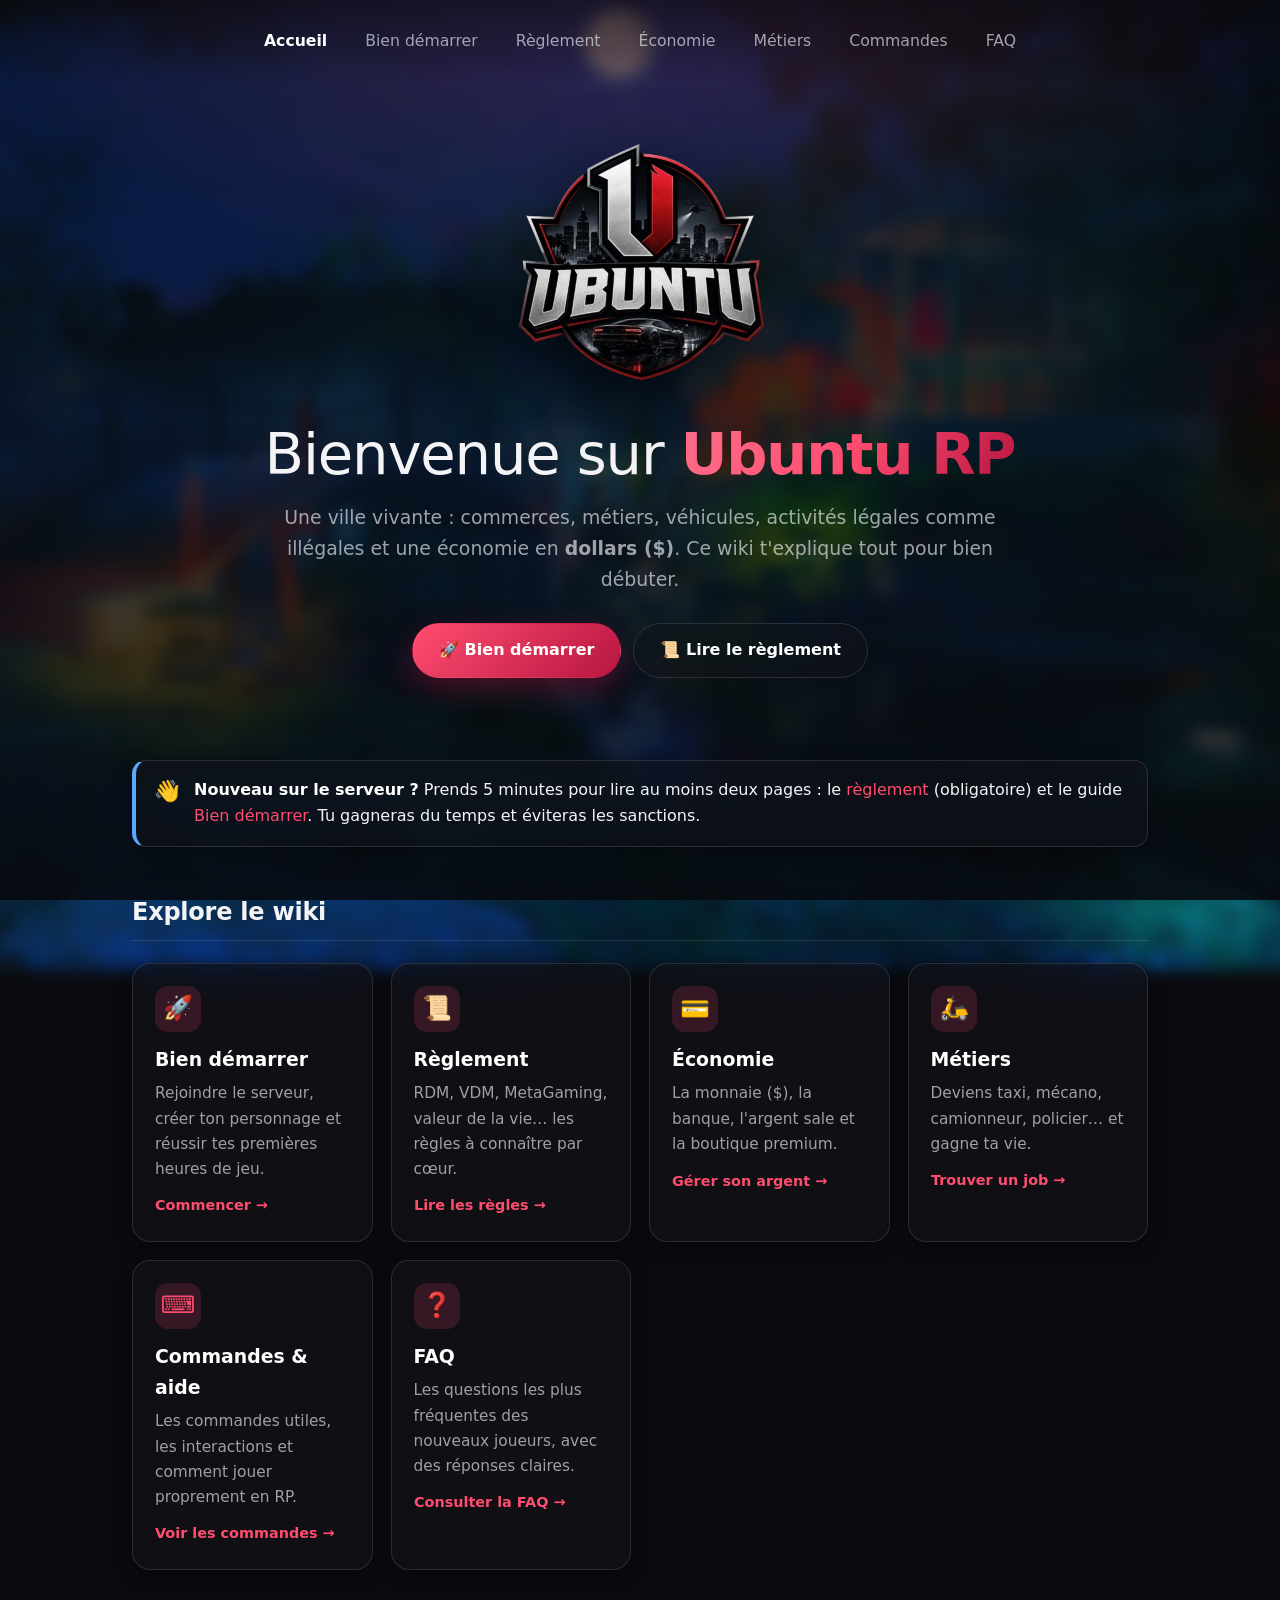
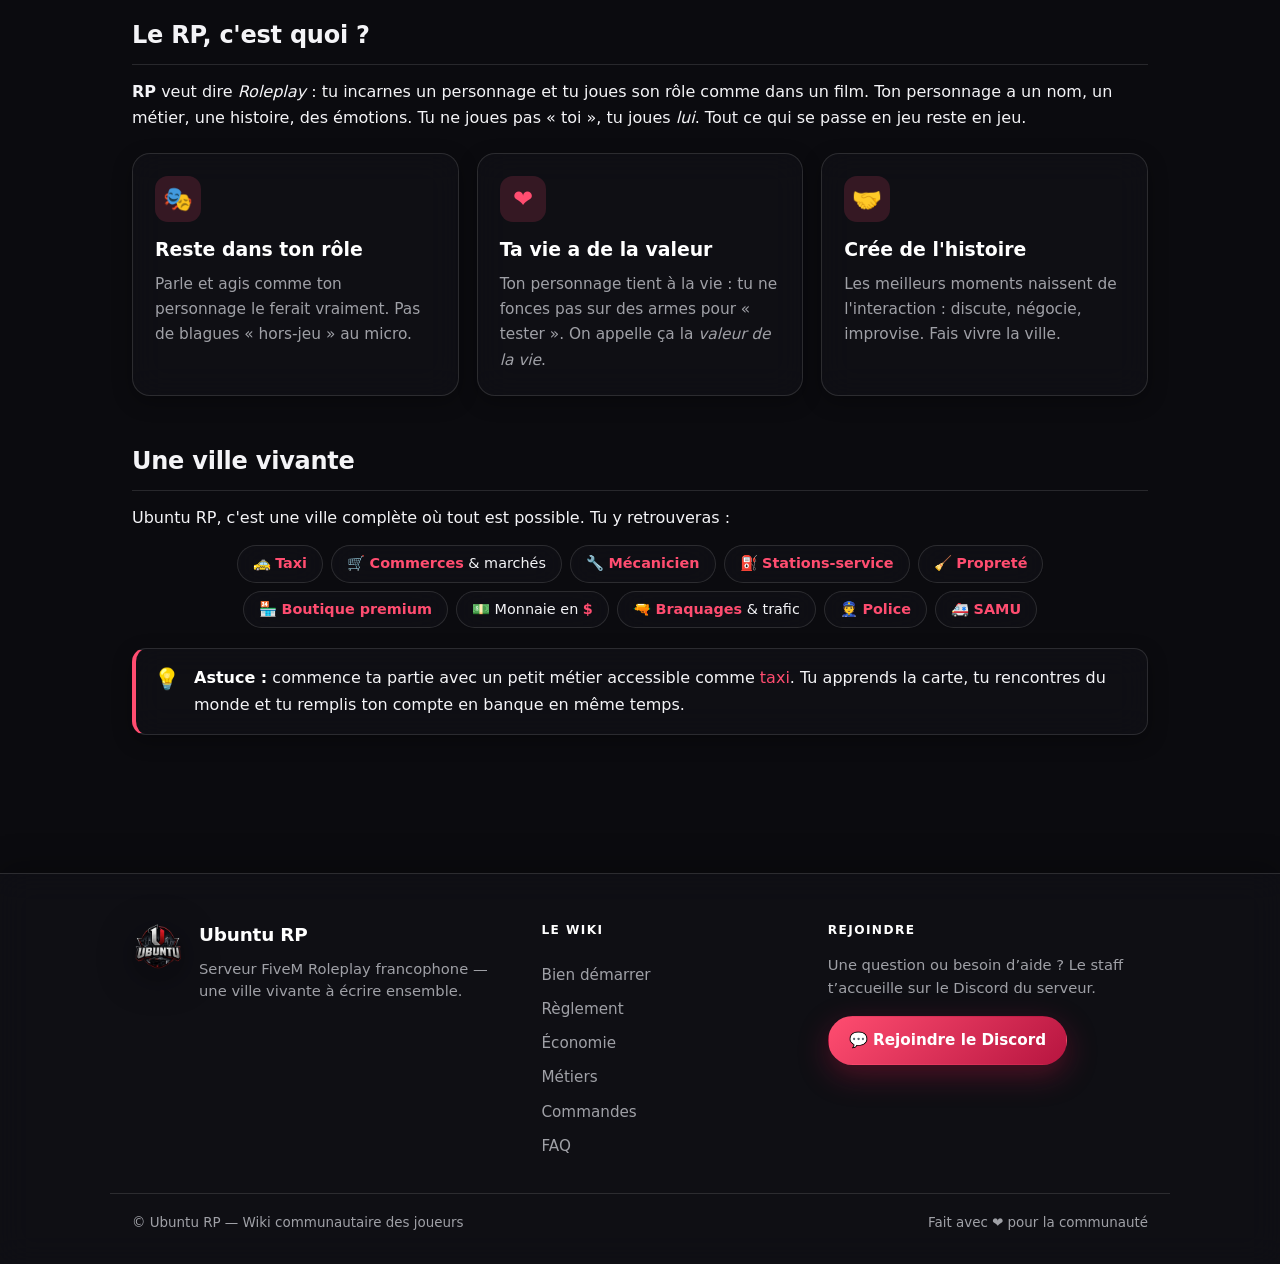
<file: wiki/index.html>
<!DOCTYPE html>
<html lang="fr">
<head>
<meta charset="UTF-8">
<meta name="viewport" content="width=device-width, initial-scale=1">
<title>Ubuntu RP — Wiki des joueurs</title>
<meta name="description" content="Wiki officiel du serveur FiveM Roleplay Ubuntu RP : règles, économie, métiers et guide pour bien démarrer.">
<link rel="icon" href="data:image/svg+xml,<svg xmlns='http://www.w3.org/2000/svg' viewBox='0 0 100 100'><text y='.9em' font-size='90'>🌍</text></svg>">
<link rel="stylesheet" href="assets/style.css">
</head>
<body>
<header class="site-header">
    <button class="nav-toggle" aria-label="Ouvrir le menu" aria-expanded="false">☰</button>
    <nav class="site-nav">
        <a href="index.html" class="active">Accueil</a>
        <a href="demarrer.html">Bien démarrer</a>
        <a href="reglement.html">Règlement</a>
        <a href="economie.html">Économie</a>
        <a href="metiers.html">Métiers</a>
        <a href="commandes.html">Commandes</a>
        <a href="faq.html">FAQ</a>
    </nav>
</header>

<section class="hero">
    <img class="hero-logo" src="assets/logo.png" alt="Ubuntu RP" width="280" height="280">
    <h1>Bienvenue sur <span class="grad">Ubuntu RP</span></h1>
    <p>Une ville vivante : commerces, métiers, véhicules, activités légales comme illégales et une
       économie en <strong>dollars ($)</strong>. Ce wiki t'explique tout pour bien débuter.</p>
    <div class="btn-row">
        <a class="btn btn-primary" href="demarrer.html">🚀 Bien démarrer</a>
        <a class="btn btn-ghost" href="reglement.html">📜 Lire le règlement</a>
    </div>
</section>

<main>
    <div class="callout callout--info">
        <span class="c-ico">👋</span>
        <div>
            <p><strong>Nouveau sur le serveur ?</strong> Prends 5 minutes pour lire au moins deux pages :
               le <a href="reglement.html">règlement</a> (obligatoire) et le guide
               <a href="demarrer.html">Bien démarrer</a>. Tu gagneras du temps et éviteras les sanctions.</p>
        </div>
    </div>

    <h2 id="explorer">Explore le wiki</h2>
    <div class="card-grid">
        <a class="card" href="demarrer.html">
            <div class="ico">🚀</div>
            <h3>Bien démarrer</h3>
            <p>Rejoindre le serveur, créer ton personnage et réussir tes premières heures de jeu.</p>
            <span class="more">Commencer →</span>
        </a>
        <a class="card" href="reglement.html">
            <div class="ico">📜</div>
            <h3>Règlement</h3>
            <p>RDM, VDM, MetaGaming, valeur de la vie… les règles à connaître par cœur.</p>
            <span class="more">Lire les règles →</span>
        </a>
        <a class="card" href="economie.html">
            <div class="ico">💳</div>
            <h3>Économie</h3>
            <p>La monnaie ($), la banque, l'argent sale et la boutique premium.</p>
            <span class="more">Gérer son argent →</span>
        </a>
        <a class="card" href="metiers.html">
            <div class="ico">🛵</div>
            <h3>Métiers</h3>
            <p>Deviens taxi, mécano, camionneur, policier… et gagne ta vie.</p>
            <span class="more">Trouver un job →</span>
        </a>
        <a class="card" href="commandes.html">
            <div class="ico">⌨️</div>
            <h3>Commandes & aide</h3>
            <p>Les commandes utiles, les interactions et comment jouer proprement en RP.</p>
            <span class="more">Voir les commandes →</span>
        </a>
        <a class="card" href="faq.html">
            <div class="ico">❓</div>
            <h3>FAQ</h3>
            <p>Les questions les plus fréquentes des nouveaux joueurs, avec des réponses claires.</p>
            <span class="more">Consulter la FAQ →</span>
        </a>
    </div>

    <h2 id="cest-quoi">Le RP, c'est quoi ?</h2>
    <p><strong>RP</strong> veut dire <em>Roleplay</em> : tu incarnes un personnage et tu joues son rôle
       comme dans un film. Ton personnage a un nom, un métier, une histoire, des émotions.
       Tu ne joues pas « toi », tu joues <em>lui</em>. Tout ce qui se passe en jeu reste en jeu.</p>

    <div class="card-grid">
        <div class="card">
            <div class="ico">🎭</div>
            <h3>Reste dans ton rôle</h3>
            <p>Parle et agis comme ton personnage le ferait vraiment. Pas de blagues « hors-jeu » au micro.</p>
        </div>
        <div class="card">
            <div class="ico">❤️</div>
            <h3>Ta vie a de la valeur</h3>
            <p>Ton personnage tient à la vie : tu ne fonces pas sur des armes pour « tester ». On appelle ça la <em>valeur de la vie</em>.</p>
        </div>
        <div class="card">
            <div class="ico">🤝</div>
            <h3>Crée de l'histoire</h3>
            <p>Les meilleurs moments naissent de l'interaction : discute, négocie, improvise. Fais vivre la ville.</p>
        </div>
    </div>

    <h2 id="ambiance">Une ville vivante</h2>
    <p>Ubuntu RP, c'est une ville complète où tout est possible. Tu y retrouveras :</p>
    <div class="pill-row">
        <span class="pill">🚕 <b>Taxi</b></span>
        <span class="pill">🛒 <b>Commerces</b> & marchés</span>
        <span class="pill">🔧 <b>Mécanicien</b></span>
        <span class="pill">⛽ <b>Stations-service</b></span>
        <span class="pill">🧹 <b>Propreté</b></span>
        <span class="pill">🏪 <b>Boutique premium</b></span>
        <span class="pill">💵 Monnaie en <b>$</b></span>
        <span class="pill">🔫 <b>Braquages</b> & trafic</span>
        <span class="pill">👮 <b>Police</b></span>
        <span class="pill">🚑 <b>SAMU</b></span>
    </div>

    <div class="callout callout--warn">
        <span class="c-ico">💡</span>
        <div>
            <p><strong>Astuce :</strong> commence ta partie avec un petit métier accessible comme
               <a href="metiers.html">taxi</a>. Tu apprends la carte, tu rencontres du monde
               et tu remplis ton compte en banque en même temps.</p>
        </div>
    </div>
</main>

<footer class="site-footer">
    <div class="footer-inner">
        <div class="footer-col footer-brand">
            <img class="footer-logo" src="assets/logo.png" alt="Ubuntu RP" width="52" height="52">
            <div>
                <strong>Ubuntu RP</strong>
                <p class="muted">Serveur FiveM Roleplay francophone &mdash; une ville vivante &agrave; &eacute;crire ensemble.</p>
            </div>
        </div>
        <nav class="footer-col footer-nav" aria-label="Navigation du wiki">
            <span class="footer-title">Le wiki</span>
            <a href="demarrer.html">Bien d&eacute;marrer</a>
            <a href="reglement.html">R&egrave;glement</a>
            <a href="economie.html">&Eacute;conomie</a>
            <a href="metiers.html">M&eacute;tiers</a>
            <a href="commandes.html">Commandes</a>
            <a href="faq.html">FAQ</a>
        </nav>
        <div class="footer-col footer-cta">
            <span class="footer-title">Rejoindre</span>
            <p class="muted">Une question ou besoin d&rsquo;aide&nbsp;? Le staff t&rsquo;accueille sur le Discord du serveur.</p>
            <a class="btn btn-primary" href="#">&#128172; Rejoindre le Discord</a>
        </div>
    </div>
    <div class="footer-bottom">
        <span>&copy; Ubuntu RP &mdash; Wiki communautaire des joueurs</span>
        <span class="muted">Fait avec &#10084;&#65039; pour la communaut&eacute;</span>
    </div>
</footer>

<script src="assets/script.js"></script>
</body>
</html>
</file>
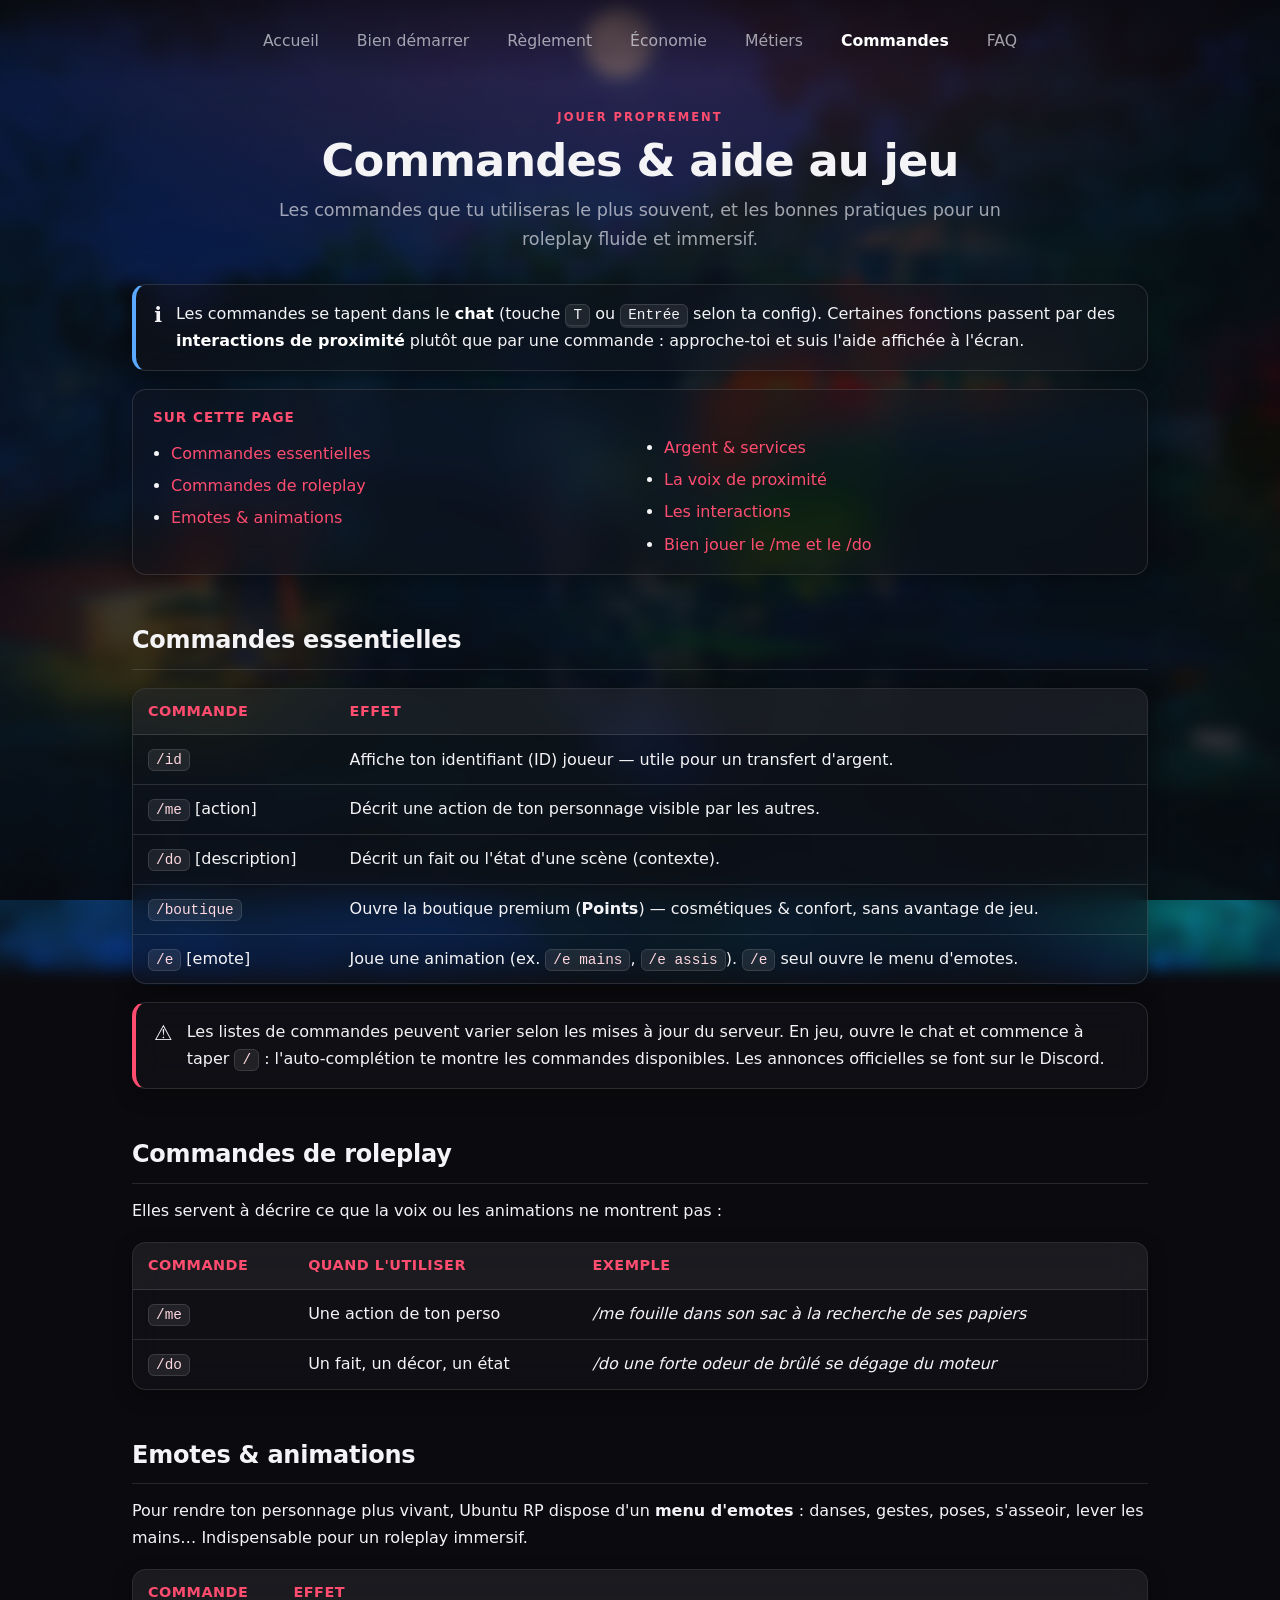
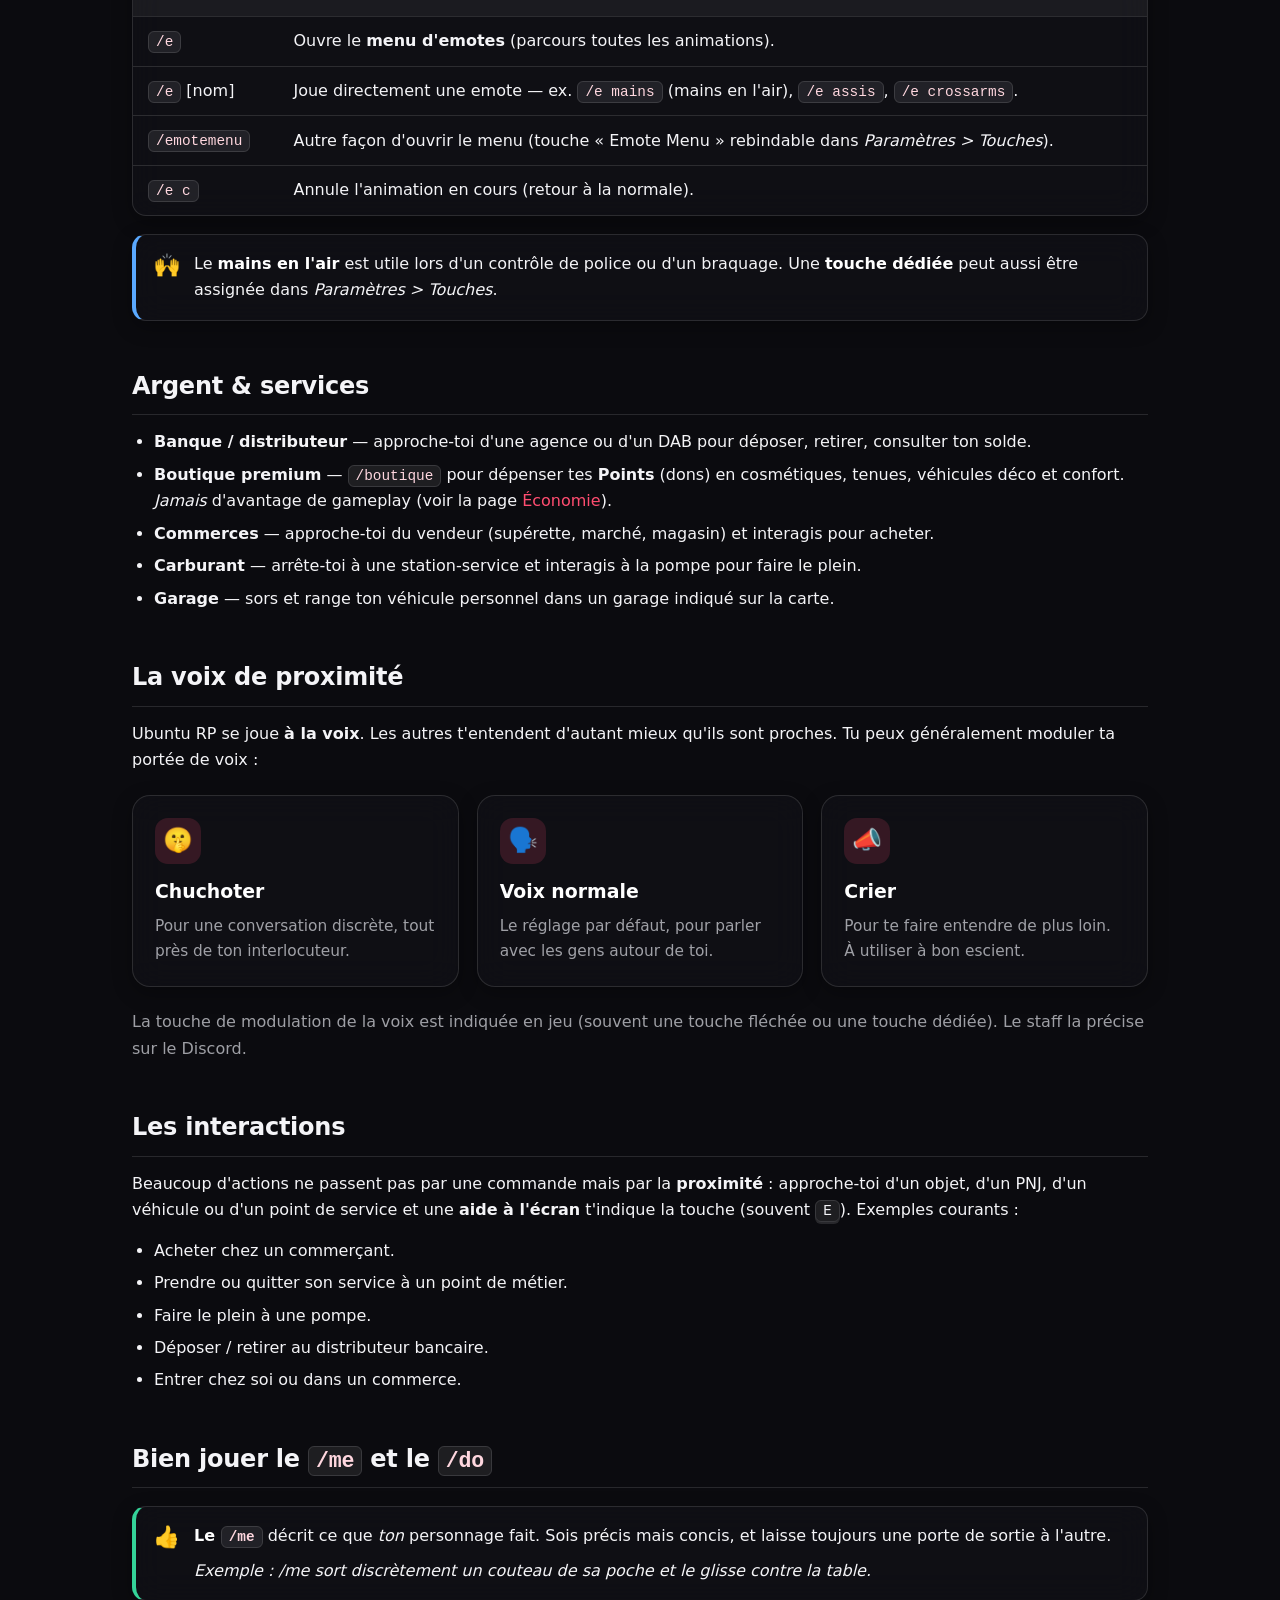
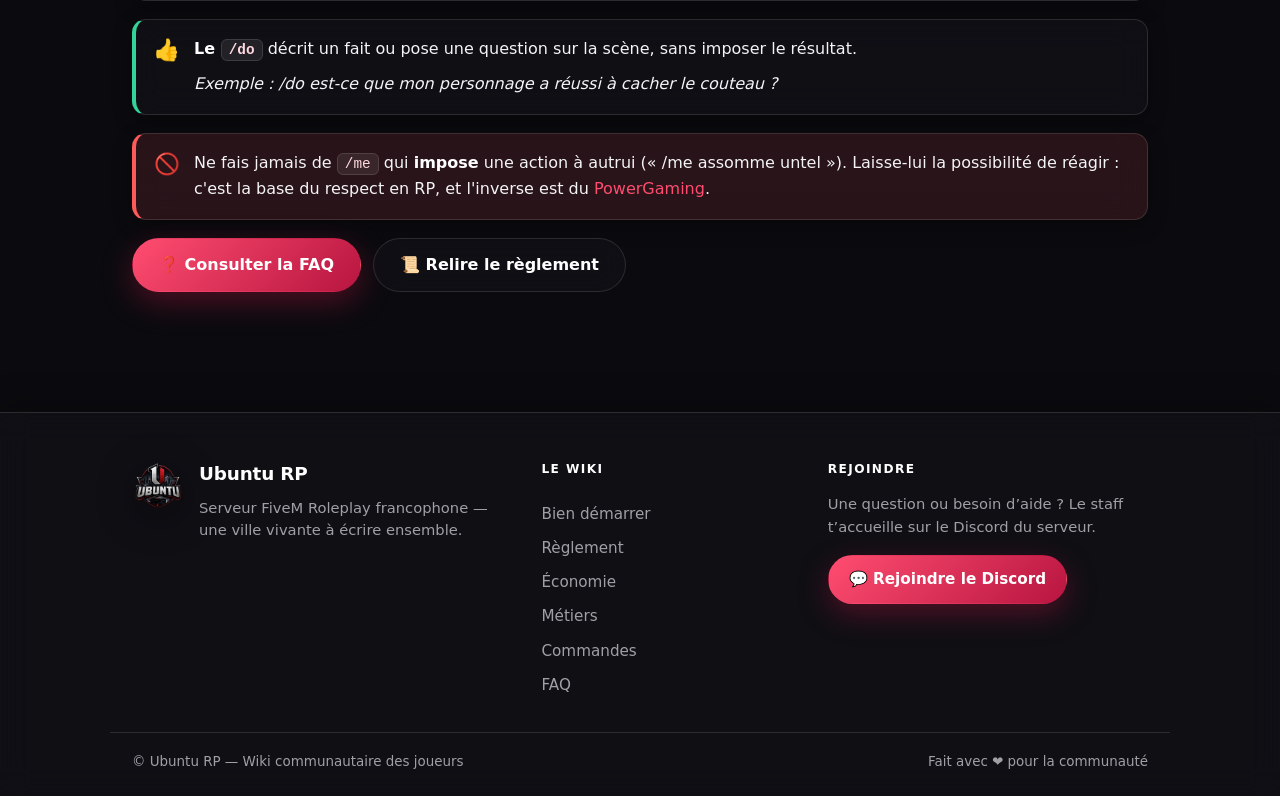
<file: wiki/commandes.html>
<!DOCTYPE html>
<html lang="fr">
<head>
<meta charset="UTF-8">
<meta name="viewport" content="width=device-width, initial-scale=1">
<title>Commandes & aide — Ubuntu RP</title>
<meta name="description" content="Les commandes utiles d'Ubuntu RP et les bonnes pratiques du roleplay : /me, /do, /id, /boutique, voix de proximité et interactions.">
<link rel="icon" href="data:image/svg+xml,<svg xmlns='http://www.w3.org/2000/svg' viewBox='0 0 100 100'><text y='.9em' font-size='90'>⌨️</text></svg>">
<link rel="stylesheet" href="assets/style.css">
</head>
<body>
<header class="site-header">
    <button class="nav-toggle" aria-label="Ouvrir le menu" aria-expanded="false">☰</button>
    <nav class="site-nav">
        <a href="index.html">Accueil</a>
        <a href="demarrer.html">Bien démarrer</a>
        <a href="reglement.html">Règlement</a>
        <a href="economie.html">Économie</a>
        <a href="metiers.html">Métiers</a>
        <a href="commandes.html" class="active">Commandes</a>
        <a href="faq.html">FAQ</a>
    </nav>
</header>

<main>
    <div class="page-head">
        <div class="eyebrow">Jouer proprement</div>
        <h1>Commandes & aide au jeu</h1>
        <p class="lead">Les commandes que tu utiliseras le plus souvent, et les bonnes pratiques pour un
           roleplay fluide et immersif.</p>
    </div>

    <div class="callout callout--info">
        <span class="c-ico">ℹ️</span>
        <div><p>Les commandes se tapent dans le <strong>chat</strong> (touche <span class="kbd">T</span> ou
                <span class="kbd">Entrée</span> selon ta config). Certaines fonctions passent par des
                <strong>interactions de proximité</strong> plutôt que par une commande : approche-toi et suis
                l'aide affichée à l'écran.</p></div>
    </div>

    <div class="toc">
        <strong>Sur cette page</strong>
        <ul>
            <li><a href="#essentielles">Commandes essentielles</a></li>
            <li><a href="#rp">Commandes de roleplay</a></li>
            <li><a href="#emotes">Emotes & animations</a></li>
            <li><a href="#argent">Argent & services</a></li>
            <li><a href="#voix">La voix de proximité</a></li>
            <li><a href="#interactions">Les interactions</a></li>
            <li><a href="#bonnes-pratiques">Bien jouer le /me et le /do</a></li>
        </ul>
    </div>

    <h2 id="essentielles">Commandes essentielles</h2>
    <div class="table-wrap">
        <table>
            <thead><tr><th>Commande</th><th>Effet</th></tr></thead>
            <tbody>
                <tr><td><code>/id</code></td><td>Affiche ton identifiant (ID) joueur — utile pour un transfert d'argent.</td></tr>
                <tr><td><code>/me</code> [action]</td><td>Décrit une action de ton personnage visible par les autres.</td></tr>
                <tr><td><code>/do</code> [description]</td><td>Décrit un fait ou l'état d'une scène (contexte).</td></tr>
                <tr><td><code>/boutique</code></td><td>Ouvre la boutique premium (<strong>Points</strong>) — cosmétiques &amp; confort, sans avantage de jeu.</td></tr>
                <tr><td><code>/e</code> [emote]</td><td>Joue une animation (ex. <code>/e mains</code>, <code>/e assis</code>). <code>/e</code> seul ouvre le menu d'emotes.</td></tr>
            </tbody>
        </table>
    </div>
    <div class="callout callout--warn">
        <span class="c-ico">⚠️</span>
        <div><p>Les listes de commandes peuvent varier selon les mises à jour du serveur. En jeu, ouvre le chat
                et commence à taper <code>/</code> : l'auto-complétion te montre les commandes disponibles.
                Les annonces officielles se font sur le Discord.</p></div>
    </div>

    <h2 id="rp">Commandes de roleplay</h2>
    <p>Elles servent à décrire ce que la voix ou les animations ne montrent pas :</p>
    <div class="table-wrap">
        <table>
            <thead><tr><th>Commande</th><th>Quand l'utiliser</th><th>Exemple</th></tr></thead>
            <tbody>
                <tr><td><code>/me</code></td><td>Une action de ton perso</td><td><em>/me fouille dans son sac à la recherche de ses papiers</em></td></tr>
                <tr><td><code>/do</code></td><td>Un fait, un décor, un état</td><td><em>/do une forte odeur de brûlé se dégage du moteur</em></td></tr>
            </tbody>
        </table>
    </div>

    <h2 id="emotes">Emotes &amp; animations</h2>
    <p>Pour rendre ton personnage plus vivant, Ubuntu RP dispose d'un <strong>menu d'emotes</strong> :
       danses, gestes, poses, s'asseoir, lever les mains… Indispensable pour un roleplay immersif.</p>
    <div class="table-wrap">
        <table>
            <thead><tr><th>Commande</th><th>Effet</th></tr></thead>
            <tbody>
                <tr><td><code>/e</code></td><td>Ouvre le <strong>menu d'emotes</strong> (parcours toutes les animations).</td></tr>
                <tr><td><code>/e</code> [nom]</td><td>Joue directement une emote — ex. <code>/e mains</code> (mains en l'air), <code>/e assis</code>, <code>/e crossarms</code>.</td></tr>
                <tr><td><code>/emotemenu</code></td><td>Autre façon d'ouvrir le menu (touche « Emote Menu » rebindable dans <em>Paramètres&nbsp;&gt;&nbsp;Touches</em>).</td></tr>
                <tr><td><code>/e c</code></td><td>Annule l'animation en cours (retour à la normale).</td></tr>
            </tbody>
        </table>
    </div>
    <div class="callout callout--info">
        <span class="c-ico">🙌</span>
        <div><p>Le <strong>mains en l'air</strong> est utile lors d'un contrôle de police ou d'un braquage.
                Une <strong>touche dédiée</strong> peut aussi être assignée dans <em>Paramètres&nbsp;&gt;&nbsp;Touches</em>.</p></div>
    </div>

    <h2 id="argent">Argent & services</h2>
    <ul>
        <li><strong>Banque / distributeur</strong> — approche-toi d'une agence ou d'un DAB pour déposer, retirer, consulter ton solde.</li>
        <li><strong>Boutique premium</strong> — <code>/boutique</code> pour dépenser tes <strong>Points</strong> (dons) en cosmétiques, tenues, véhicules déco et confort. <em>Jamais</em> d'avantage de gameplay (voir la page <a href="economie.html">Économie</a>).</li>
        <li><strong>Commerces</strong> — approche-toi du vendeur (supérette, marché, magasin) et interagis pour acheter.</li>
        <li><strong>Carburant</strong> — arrête-toi à une station-service et interagis à la pompe pour faire le plein.</li>
        <li><strong>Garage</strong> — sors et range ton véhicule personnel dans un garage indiqué sur la carte.</li>
    </ul>

    <h2 id="voix">La voix de proximité</h2>
    <p>Ubuntu RP se joue <strong>à la voix</strong>. Les autres t'entendent d'autant mieux qu'ils sont proches.
       Tu peux généralement moduler ta portée de voix :</p>
    <div class="card-grid">
        <div class="card">
            <div class="ico">🤫</div>
            <h3>Chuchoter</h3>
            <p>Pour une conversation discrète, tout près de ton interlocuteur.</p>
        </div>
        <div class="card">
            <div class="ico">🗣️</div>
            <h3>Voix normale</h3>
            <p>Le réglage par défaut, pour parler avec les gens autour de toi.</p>
        </div>
        <div class="card">
            <div class="ico">📣</div>
            <h3>Crier</h3>
            <p>Pour te faire entendre de plus loin. À utiliser à bon escient.</p>
        </div>
    </div>
    <p class="muted">La touche de modulation de la voix est indiquée en jeu (souvent une touche fléchée ou une
       touche dédiée). Le staff la précise sur le Discord.</p>

    <h2 id="interactions">Les interactions</h2>
    <p>Beaucoup d'actions ne passent pas par une commande mais par la <strong>proximité</strong> :
       approche-toi d'un objet, d'un PNJ, d'un véhicule ou d'un point de service et une <strong>aide à
       l'écran</strong> t'indique la touche (souvent <span class="kbd">E</span>). Exemples courants :</p>
    <ul>
        <li>Acheter chez un commerçant.</li>
        <li>Prendre ou quitter son service à un point de métier.</li>
        <li>Faire le plein à une pompe.</li>
        <li>Déposer / retirer au distributeur bancaire.</li>
        <li>Entrer chez soi ou dans un commerce.</li>
    </ul>

    <h2 id="bonnes-pratiques">Bien jouer le <code>/me</code> et le <code>/do</code></h2>
    <div class="callout callout--good">
        <span class="c-ico">👍</span>
        <div>
            <p><strong>Le <code>/me</code></strong> décrit ce que <em>ton</em> personnage fait. Sois précis mais
               concis, et laisse toujours une porte de sortie à l'autre.</p>
            <p><em>Exemple : /me sort discrètement un couteau de sa poche et le glisse contre la table.</em></p>
        </div>
    </div>
    <div class="callout callout--good">
        <span class="c-ico">👍</span>
        <div>
            <p><strong>Le <code>/do</code></strong> décrit un fait ou pose une question sur la scène, sans imposer
               le résultat.</p>
            <p><em>Exemple : /do est-ce que mon personnage a réussi à cacher le couteau ?</em></p>
        </div>
    </div>
    <div class="callout callout--rule">
        <span class="c-ico">🚫</span>
        <div>
            <p>Ne fais jamais de <code>/me</code> qui <strong>impose</strong> une action à autrui
               (« /me assomme untel »). Laisse-lui la possibilité de réagir : c'est la base du respect en RP,
               et l'inverse est du <a href="reglement.html#interdits">PowerGaming</a>.</p>
        </div>
    </div>

    <div class="btn-row" style="justify-content:flex-start;">
        <a class="btn btn-primary" href="faq.html">❓ Consulter la FAQ</a>
        <a class="btn btn-ghost" href="reglement.html">📜 Relire le règlement</a>
    </div>
</main>

<footer class="site-footer">
    <div class="footer-inner">
        <div class="footer-col footer-brand">
            <img class="footer-logo" src="assets/logo.png" alt="Ubuntu RP" width="52" height="52">
            <div>
                <strong>Ubuntu RP</strong>
                <p class="muted">Serveur FiveM Roleplay francophone &mdash; une ville vivante &agrave; &eacute;crire ensemble.</p>
            </div>
        </div>
        <nav class="footer-col footer-nav" aria-label="Navigation du wiki">
            <span class="footer-title">Le wiki</span>
            <a href="demarrer.html">Bien d&eacute;marrer</a>
            <a href="reglement.html">R&egrave;glement</a>
            <a href="economie.html">&Eacute;conomie</a>
            <a href="metiers.html">M&eacute;tiers</a>
            <a href="commandes.html">Commandes</a>
            <a href="faq.html">FAQ</a>
        </nav>
        <div class="footer-col footer-cta">
            <span class="footer-title">Rejoindre</span>
            <p class="muted">Une question ou besoin d&rsquo;aide&nbsp;? Le staff t&rsquo;accueille sur le Discord du serveur.</p>
            <a class="btn btn-primary" href="#">&#128172; Rejoindre le Discord</a>
        </div>
    </div>
    <div class="footer-bottom">
        <span>&copy; Ubuntu RP &mdash; Wiki communautaire des joueurs</span>
        <span class="muted">Fait avec &#10084;&#65039; pour la communaut&eacute;</span>
    </div>
</footer>

<script src="assets/script.js"></script>
</body>
</html>
</file>
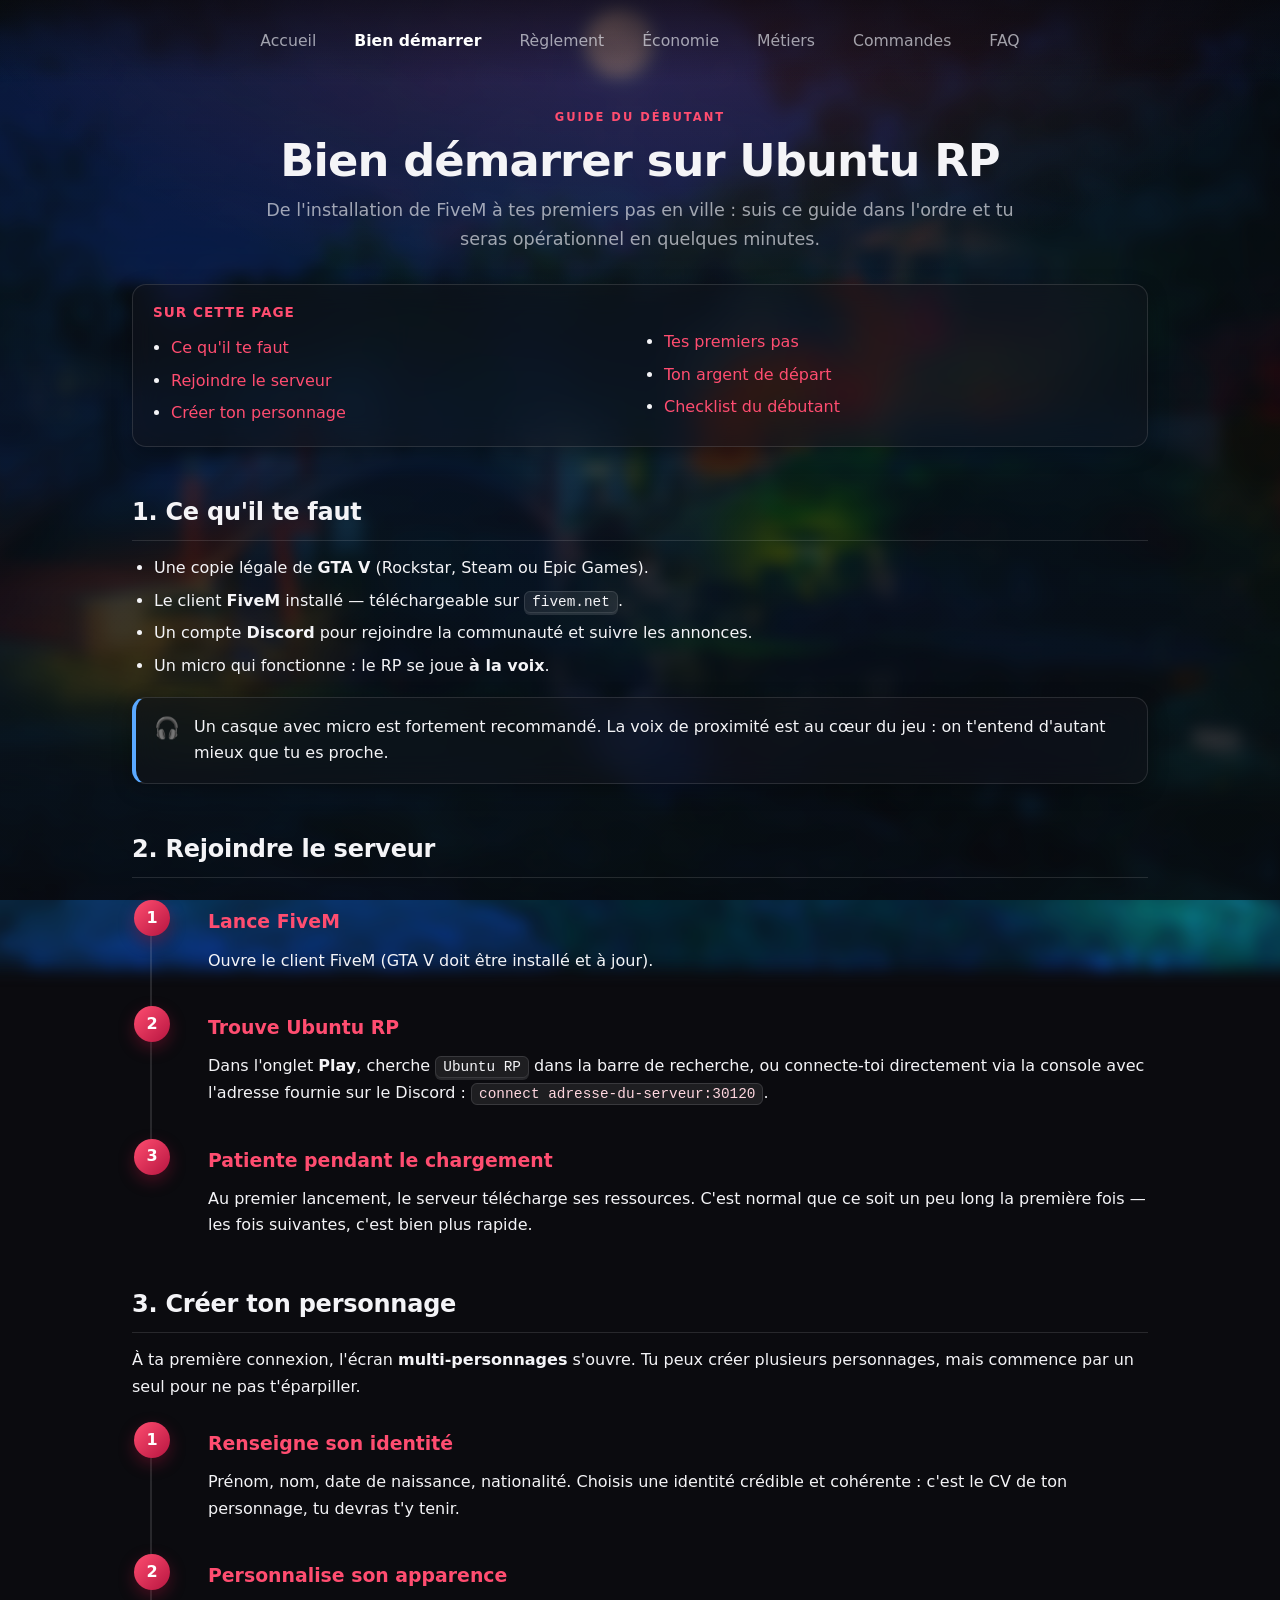
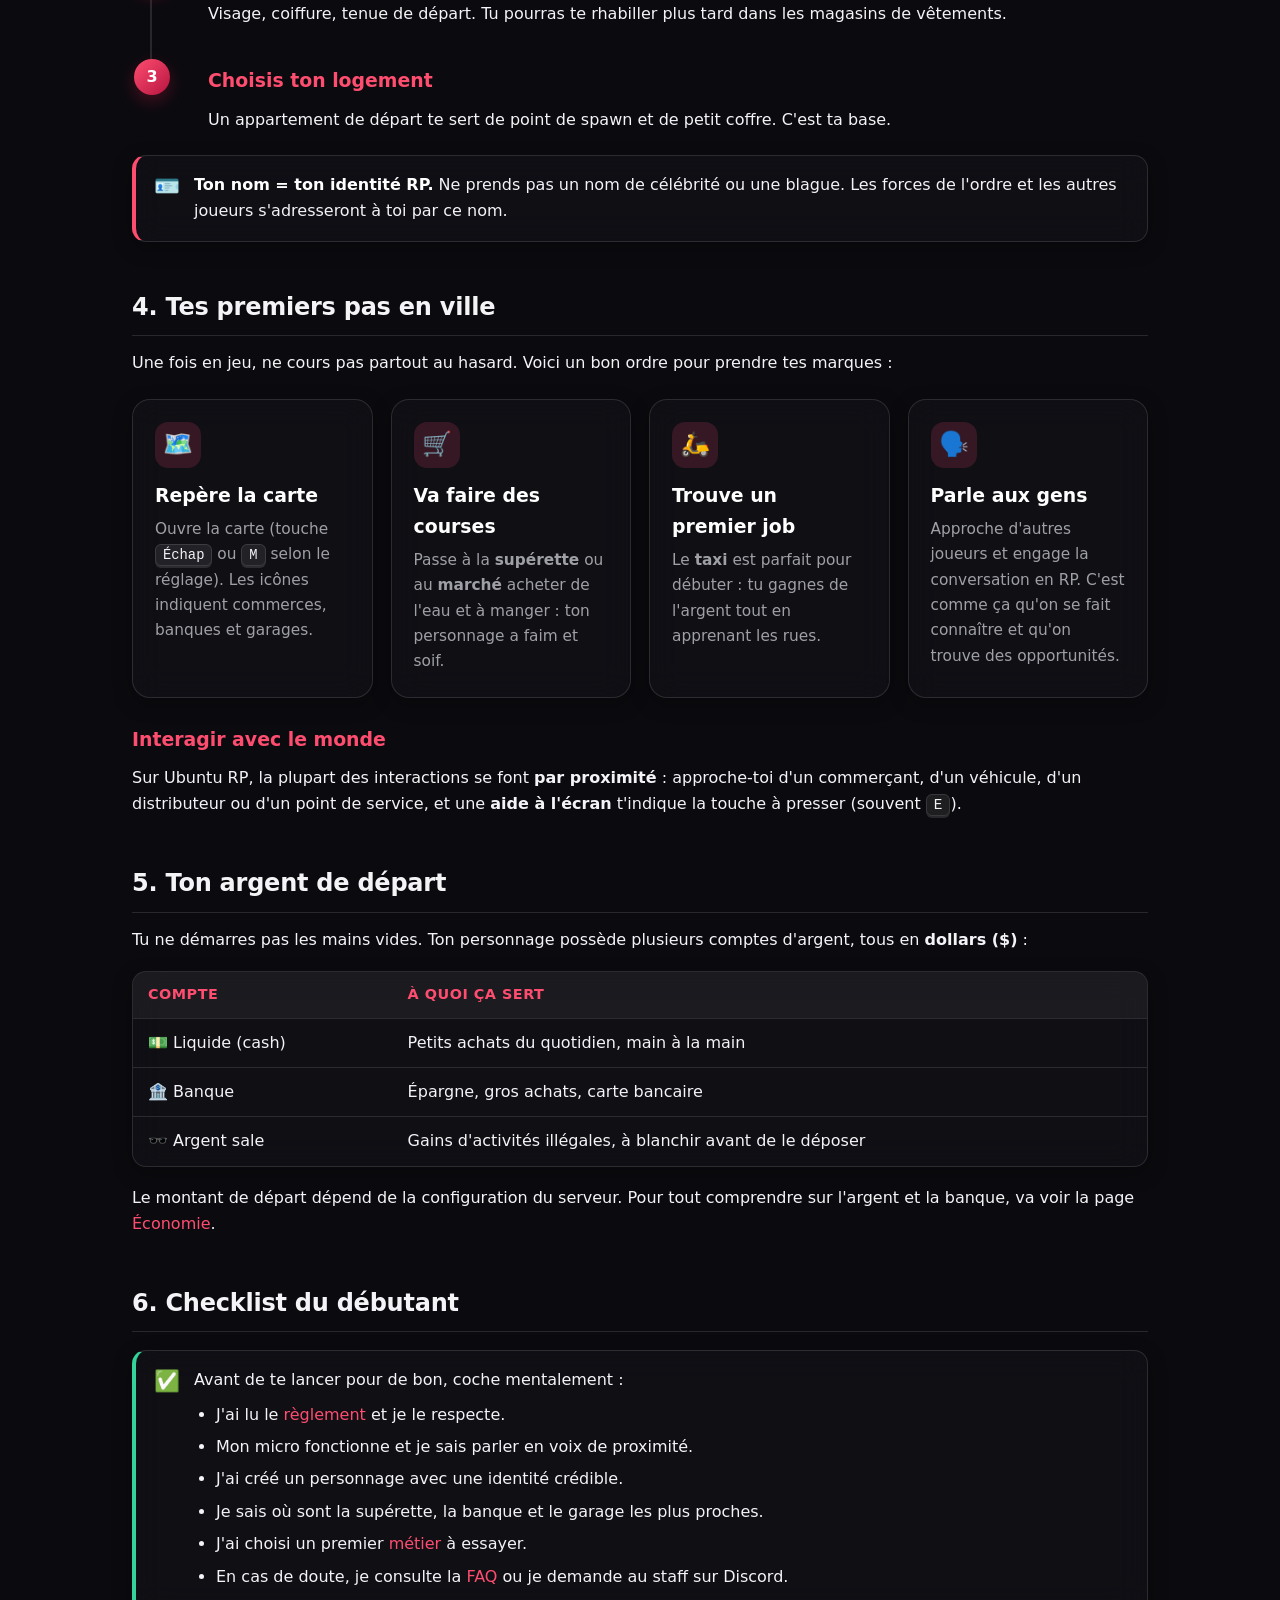
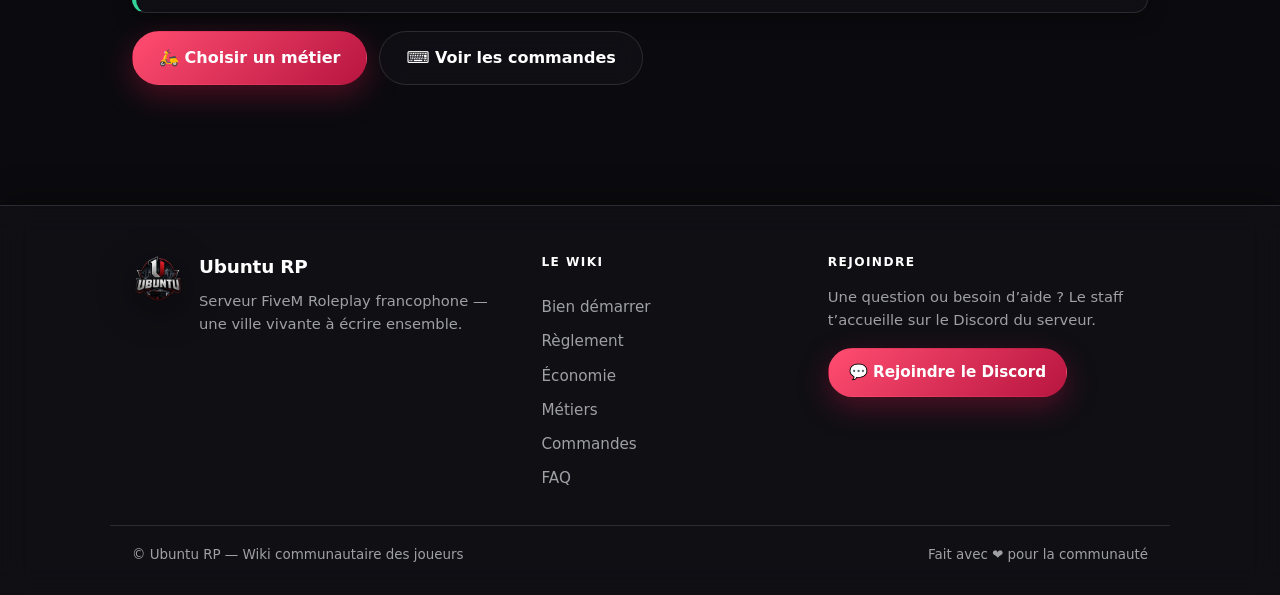
<file: wiki/demarrer.html>
<!DOCTYPE html>
<html lang="fr">
<head>
<meta charset="UTF-8">
<meta name="viewport" content="width=device-width, initial-scale=1">
<title>Bien démarrer — Ubuntu RP</title>
<meta name="description" content="Guide pas à pas pour rejoindre Ubuntu RP, créer son personnage et réussir ses premières heures de jeu.">
<link rel="icon" href="data:image/svg+xml,<svg xmlns='http://www.w3.org/2000/svg' viewBox='0 0 100 100'><text y='.9em' font-size='90'>🚀</text></svg>">
<link rel="stylesheet" href="assets/style.css">
</head>
<body>
<header class="site-header">
    <button class="nav-toggle" aria-label="Ouvrir le menu" aria-expanded="false">☰</button>
    <nav class="site-nav">
        <a href="index.html">Accueil</a>
        <a href="demarrer.html" class="active">Bien démarrer</a>
        <a href="reglement.html">Règlement</a>
        <a href="economie.html">Économie</a>
        <a href="metiers.html">Métiers</a>
        <a href="commandes.html">Commandes</a>
        <a href="faq.html">FAQ</a>
    </nav>
</header>

<main>
    <div class="page-head">
        <div class="eyebrow">Guide du débutant</div>
        <h1>Bien démarrer sur Ubuntu RP</h1>
        <p class="lead">De l'installation de FiveM à tes premiers pas en ville : suis ce guide dans l'ordre
           et tu seras opérationnel en quelques minutes.</p>
    </div>

    <div class="toc">
        <strong>Sur cette page</strong>
        <ul>
            <li><a href="#prerequis">Ce qu'il te faut</a></li>
            <li><a href="#rejoindre">Rejoindre le serveur</a></li>
            <li><a href="#personnage">Créer ton personnage</a></li>
            <li><a href="#premiers-pas">Tes premiers pas</a></li>
            <li><a href="#argent-depart">Ton argent de départ</a></li>
            <li><a href="#checklist">Checklist du débutant</a></li>
        </ul>
    </div>

    <h2 id="prerequis">1. Ce qu'il te faut</h2>
    <ul>
        <li>Une copie légale de <strong>GTA V</strong> (Rockstar, Steam ou Epic Games).</li>
        <li>Le client <strong>FiveM</strong> installé — téléchargeable sur <span class="kbd">fivem.net</span>.</li>
        <li>Un compte <strong>Discord</strong> pour rejoindre la communauté et suivre les annonces.</li>
        <li>Un micro qui fonctionne : le RP se joue <strong>à la voix</strong>.</li>
    </ul>

    <div class="callout callout--info">
        <span class="c-ico">🎧</span>
        <div><p>Un casque avec micro est fortement recommandé. La voix de proximité est au cœur du jeu :
                on t'entend d'autant mieux que tu es proche.</p></div>
    </div>

    <h2 id="rejoindre">2. Rejoindre le serveur</h2>
    <ol class="steps">
        <li>
            <h3>Lance FiveM</h3>
            <p>Ouvre le client FiveM (GTA V doit être installé et à jour).</p>
        </li>
        <li>
            <h3>Trouve Ubuntu RP</h3>
            <p>Dans l'onglet <strong>Play</strong>, cherche <span class="kbd">Ubuntu RP</span> dans la barre de recherche,
               ou connecte-toi directement via la console avec l'adresse fournie sur le Discord :
               <code>connect adresse-du-serveur:30120</code>.</p>
        </li>
        <li>
            <h3>Patiente pendant le chargement</h3>
            <p>Au premier lancement, le serveur télécharge ses ressources. C'est normal que ce soit un peu long
               la première fois — les fois suivantes, c'est bien plus rapide.</p>
        </li>
    </ol>

    <h2 id="personnage">3. Créer ton personnage</h2>
    <p>À ta première connexion, l'écran <strong>multi-personnages</strong> s'ouvre. Tu peux créer plusieurs
       personnages, mais commence par un seul pour ne pas t'éparpiller.</p>
    <ol class="steps">
        <li>
            <h3>Renseigne son identité</h3>
            <p>Prénom, nom, date de naissance, nationalité. Choisis une identité crédible et cohérente :
               c'est le CV de ton personnage, tu devras t'y tenir.</p>
        </li>
        <li>
            <h3>Personnalise son apparence</h3>
            <p>Visage, coiffure, tenue de départ. Tu pourras te rhabiller plus tard dans les magasins de vêtements.</p>
        </li>
        <li>
            <h3>Choisis ton logement</h3>
            <p>Un appartement de départ te sert de point de spawn et de petit coffre. C'est ta base.</p>
        </li>
    </ol>

    <div class="callout callout--warn">
        <span class="c-ico">🪪</span>
        <div><p><strong>Ton nom = ton identité RP.</strong> Ne prends pas un nom de célébrité ou une blague.
                Les forces de l'ordre et les autres joueurs s'adresseront à toi par ce nom.</p></div>
    </div>

    <h2 id="premiers-pas">4. Tes premiers pas en ville</h2>
    <p>Une fois en jeu, ne cours pas partout au hasard. Voici un bon ordre pour prendre tes marques :</p>
    <div class="card-grid">
        <div class="card">
            <div class="ico">🗺️</div>
            <h3>Repère la carte</h3>
            <p>Ouvre la carte (touche <span class="kbd">Échap</span> ou <span class="kbd">M</span> selon le réglage).
               Les icônes indiquent commerces, banques et garages.</p>
        </div>
        <div class="card">
            <div class="ico">🛒</div>
            <h3>Va faire des courses</h3>
            <p>Passe à la <strong>supérette</strong> ou au <strong>marché</strong> acheter de
               l'eau et à manger : ton personnage a faim et soif.</p>
        </div>
        <div class="card">
            <div class="ico">🛵</div>
            <h3>Trouve un premier job</h3>
            <p>Le <strong>taxi</strong> est parfait pour débuter : tu gagnes de l'argent
               tout en apprenant les rues.</p>
        </div>
        <div class="card">
            <div class="ico">🗣️</div>
            <h3>Parle aux gens</h3>
            <p>Approche d'autres joueurs et engage la conversation en RP. C'est comme ça qu'on se fait
               connaître et qu'on trouve des opportunités.</p>
        </div>
    </div>

    <h3>Interagir avec le monde</h3>
    <p>Sur Ubuntu RP, la plupart des interactions se font <strong>par proximité</strong> : approche-toi
       d'un commerçant, d'un véhicule, d'un distributeur ou d'un point de service, et une <strong>aide à
       l'écran</strong> t'indique la touche à presser (souvent <span class="kbd">E</span>).</p>

    <h2 id="argent-depart">5. Ton argent de départ</h2>
    <p>Tu ne démarres pas les mains vides. Ton personnage possède plusieurs comptes d'argent,
       tous en <strong>dollars ($)</strong> :</p>
    <div class="table-wrap">
        <table>
            <thead>
                <tr><th>Compte</th><th>À quoi ça sert</th></tr>
            </thead>
            <tbody>
                <tr><td>💵 Liquide (cash)</td><td>Petits achats du quotidien, main à la main</td></tr>
                <tr><td>🏦 Banque</td><td>Épargne, gros achats, carte bancaire</td></tr>
                <tr><td>🕶️ Argent sale</td><td>Gains d'activités illégales, à blanchir avant de le déposer</td></tr>
            </tbody>
        </table>
    </div>
    <p>Le montant de départ dépend de la configuration du serveur. Pour tout comprendre sur l'argent
       et la banque, va voir la page <a href="economie.html">Économie</a>.</p>

    <h2 id="checklist">6. Checklist du débutant</h2>
    <div class="callout callout--good">
        <span class="c-ico">✅</span>
        <div>
            <p>Avant de te lancer pour de bon, coche mentalement :</p>
            <ul style="margin:8px 0 0;">
                <li>J'ai lu le <a href="reglement.html">règlement</a> et je le respecte.</li>
                <li>Mon micro fonctionne et je sais parler en voix de proximité.</li>
                <li>J'ai créé un personnage avec une identité crédible.</li>
                <li>Je sais où sont la supérette, la banque et le garage les plus proches.</li>
                <li>J'ai choisi un premier <a href="metiers.html">métier</a> à essayer.</li>
                <li>En cas de doute, je consulte la <a href="faq.html">FAQ</a> ou je demande au staff sur Discord.</li>
            </ul>
        </div>
    </div>

    <div class="btn-row" style="justify-content:flex-start;">
        <a class="btn btn-primary" href="metiers.html">🛵 Choisir un métier</a>
        <a class="btn btn-ghost" href="commandes.html">⌨️ Voir les commandes</a>
    </div>
</main>

<footer class="site-footer">
    <div class="footer-inner">
        <div class="footer-col footer-brand">
            <img class="footer-logo" src="assets/logo.png" alt="Ubuntu RP" width="52" height="52">
            <div>
                <strong>Ubuntu RP</strong>
                <p class="muted">Serveur FiveM Roleplay francophone &mdash; une ville vivante &agrave; &eacute;crire ensemble.</p>
            </div>
        </div>
        <nav class="footer-col footer-nav" aria-label="Navigation du wiki">
            <span class="footer-title">Le wiki</span>
            <a href="demarrer.html">Bien d&eacute;marrer</a>
            <a href="reglement.html">R&egrave;glement</a>
            <a href="economie.html">&Eacute;conomie</a>
            <a href="metiers.html">M&eacute;tiers</a>
            <a href="commandes.html">Commandes</a>
            <a href="faq.html">FAQ</a>
        </nav>
        <div class="footer-col footer-cta">
            <span class="footer-title">Rejoindre</span>
            <p class="muted">Une question ou besoin d&rsquo;aide&nbsp;? Le staff t&rsquo;accueille sur le Discord du serveur.</p>
            <a class="btn btn-primary" href="#">&#128172; Rejoindre le Discord</a>
        </div>
    </div>
    <div class="footer-bottom">
        <span>&copy; Ubuntu RP &mdash; Wiki communautaire des joueurs</span>
        <span class="muted">Fait avec &#10084;&#65039; pour la communaut&eacute;</span>
    </div>
</footer>

<script src="assets/script.js"></script>
</body>
</html>
</file>
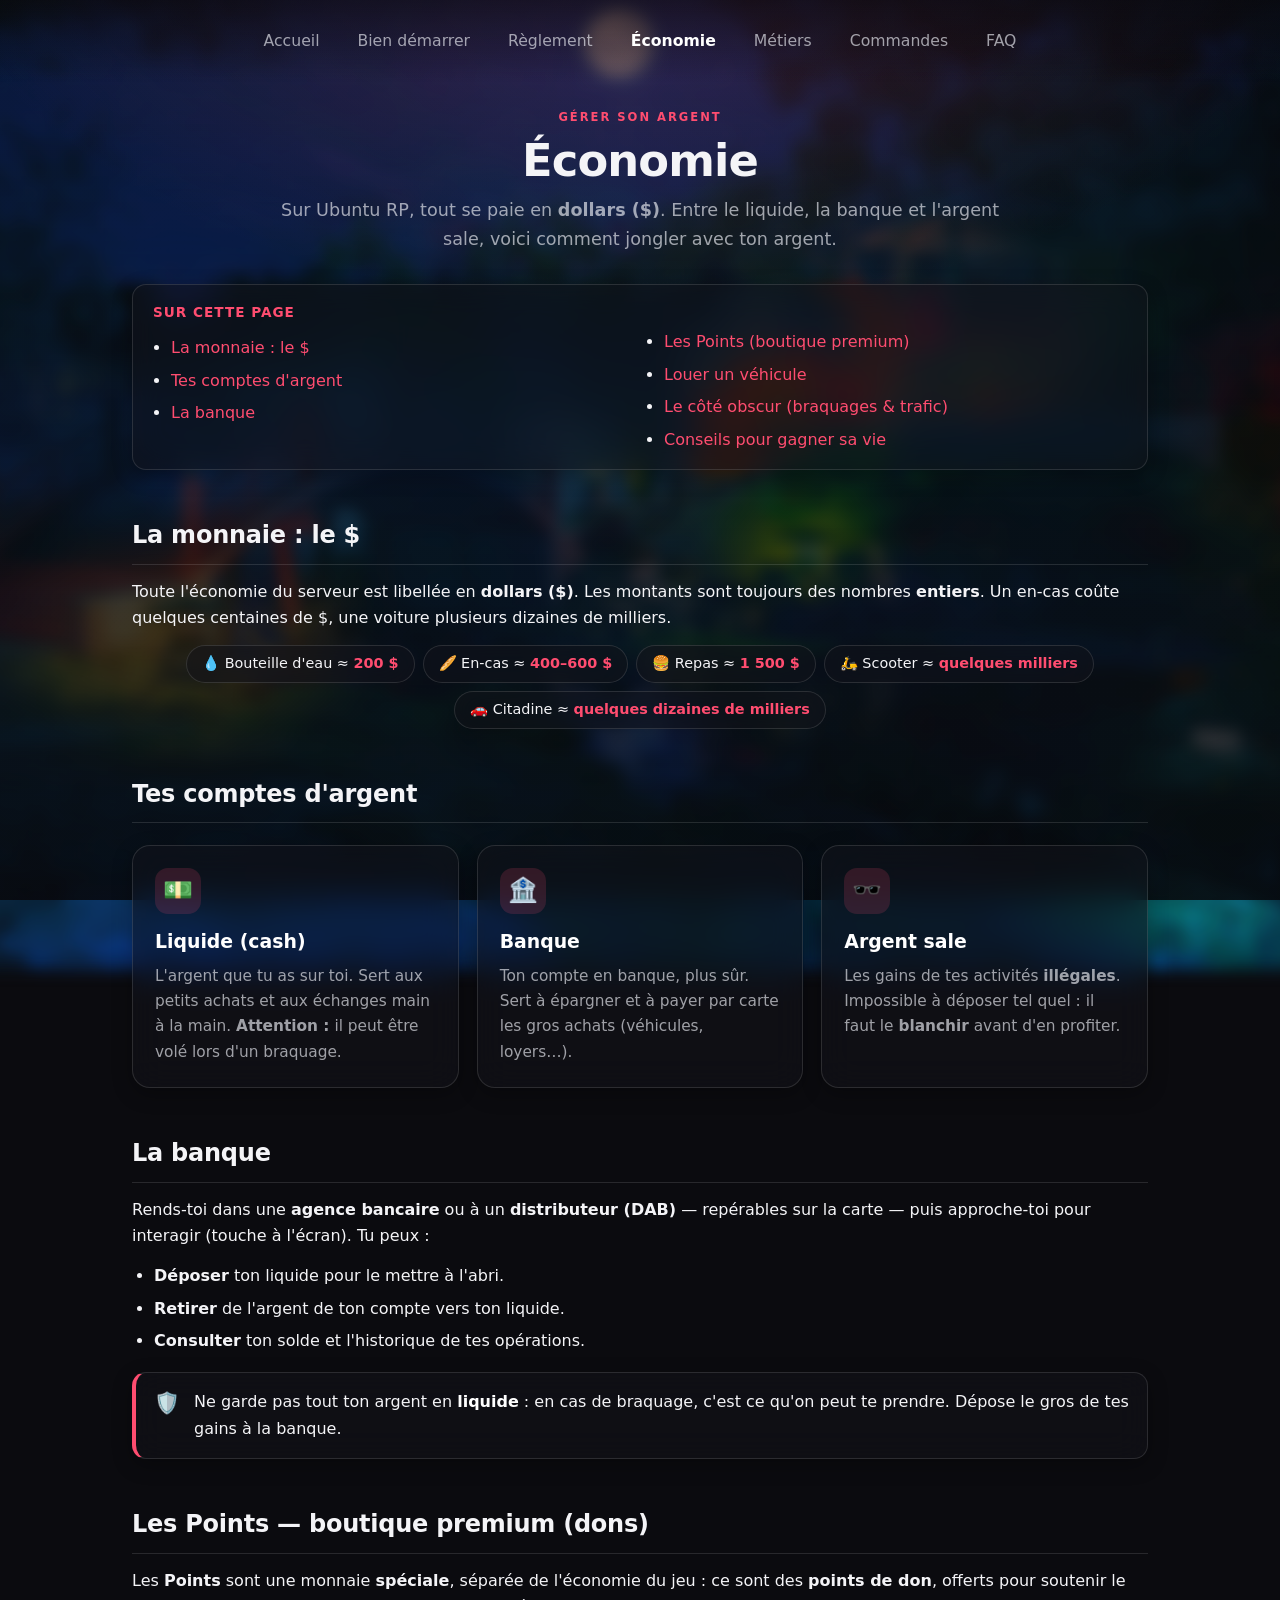
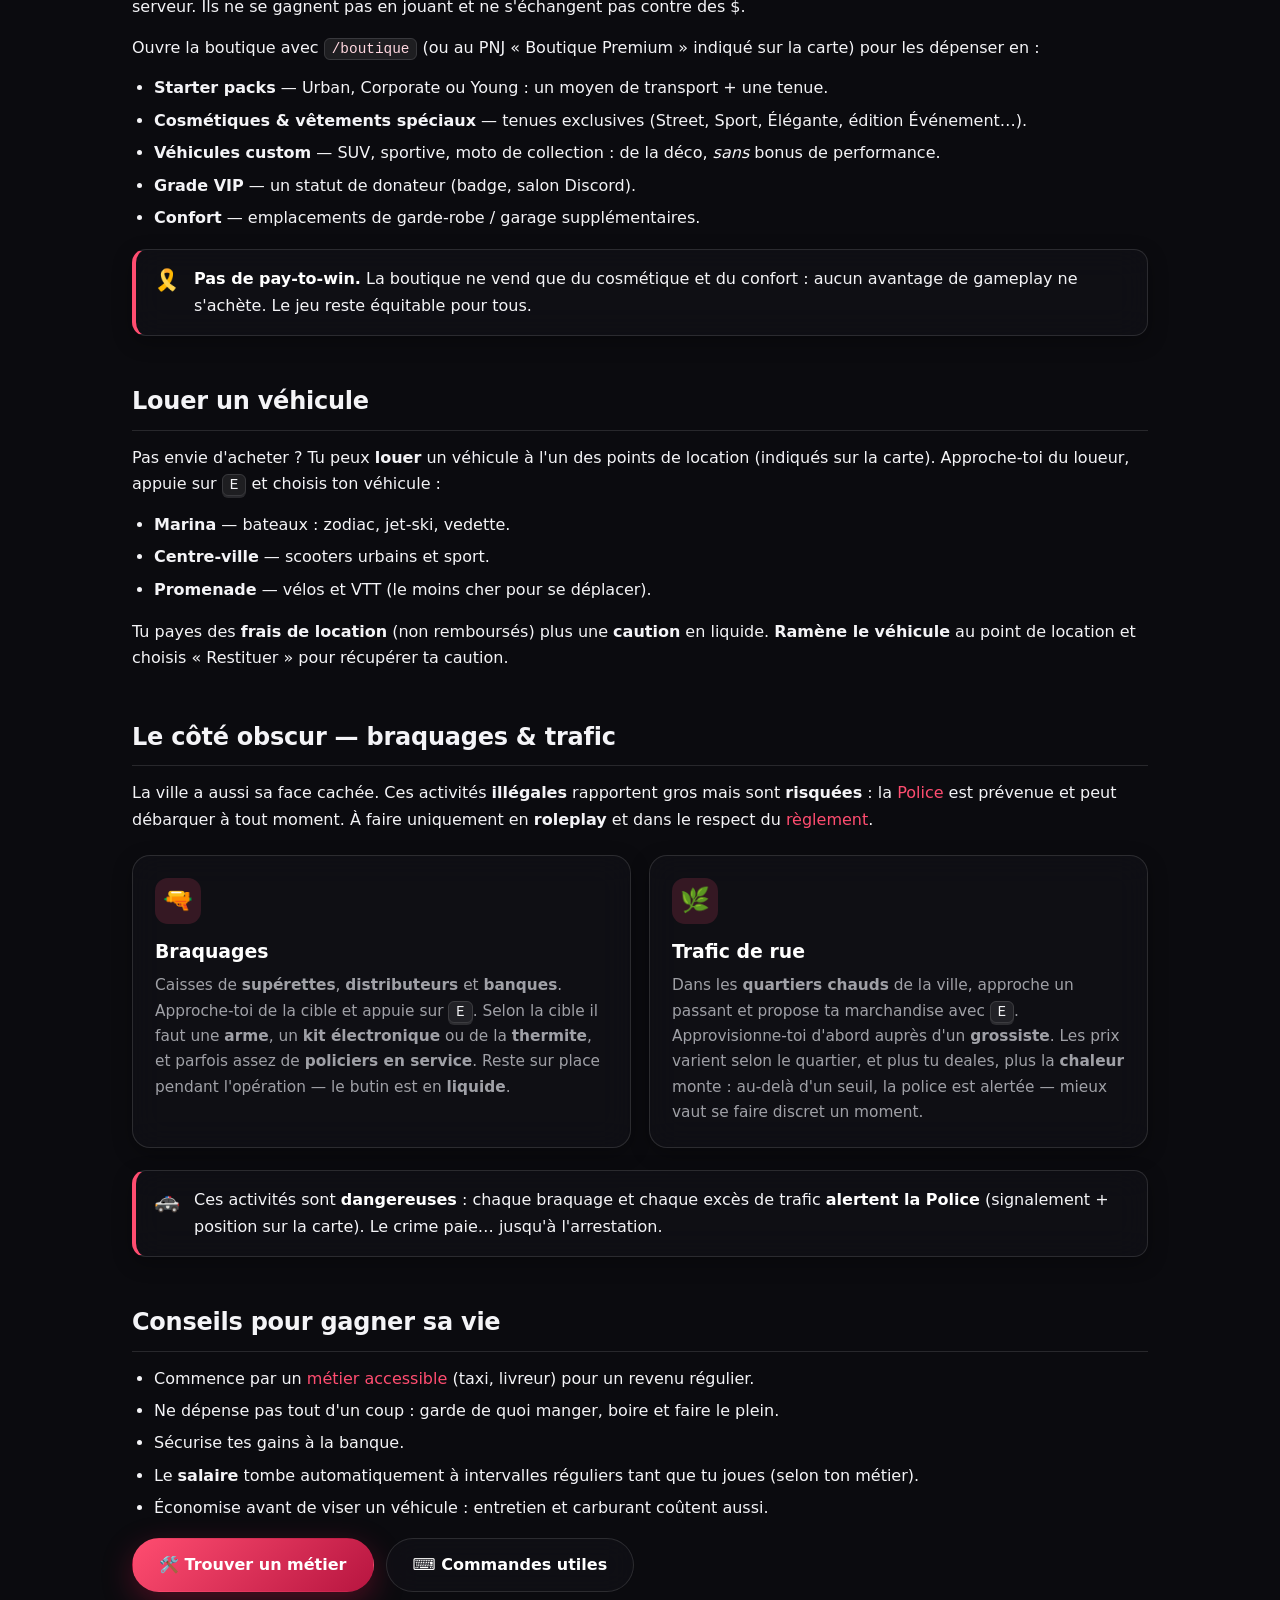
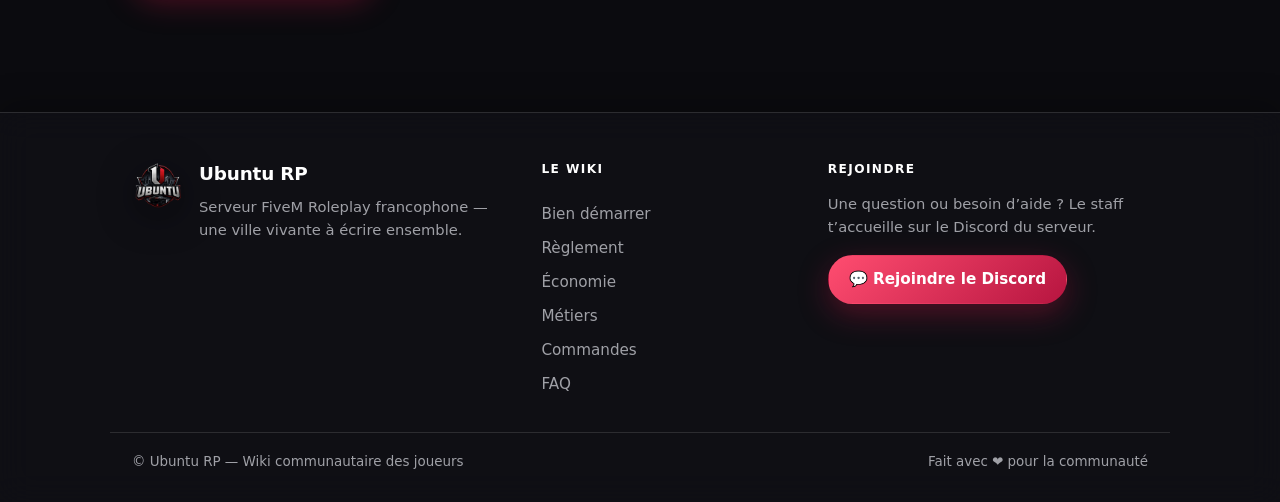
<file: wiki/economie.html>
<!DOCTYPE html>
<html lang="fr">
<head>
<meta charset="UTF-8">
<meta name="viewport" content="width=device-width, initial-scale=1">
<title>Économie — Ubuntu RP</title>
<meta name="description" content="Comprendre l'économie d'Ubuntu RP : la monnaie, le liquide, la banque, l'argent sale, la boutique premium et les activités illégales.">
<link rel="icon" href="data:image/svg+xml,<svg xmlns='http://www.w3.org/2000/svg' viewBox='0 0 100 100'><text y='.9em' font-size='90'>💳</text></svg>">
<link rel="stylesheet" href="assets/style.css">
</head>
<body>
<header class="site-header">
    <button class="nav-toggle" aria-label="Ouvrir le menu" aria-expanded="false">☰</button>
    <nav class="site-nav">
        <a href="index.html">Accueil</a>
        <a href="demarrer.html">Bien démarrer</a>
        <a href="reglement.html">Règlement</a>
        <a href="economie.html" class="active">Économie</a>
        <a href="metiers.html">Métiers</a>
        <a href="commandes.html">Commandes</a>
        <a href="faq.html">FAQ</a>
    </nav>
</header>

<main>
    <div class="page-head">
        <div class="eyebrow">Gérer son argent</div>
        <h1>Économie</h1>
        <p class="lead">Sur Ubuntu RP, tout se paie en <strong>dollars ($)</strong>. Entre le liquide,
           la banque et l'argent sale, voici comment jongler avec ton argent.</p>
    </div>

    <div class="toc">
        <strong>Sur cette page</strong>
        <ul>
            <li><a href="#monnaie">La monnaie : le $</a></li>
            <li><a href="#comptes">Tes comptes d'argent</a></li>
            <li><a href="#banque">La banque</a></li>
            <li><a href="#points">Les Points (boutique premium)</a></li>
            <li><a href="#location">Louer un véhicule</a></li>
            <li><a href="#illegal">Le côté obscur (braquages &amp; trafic)</a></li>
            <li><a href="#conseils">Conseils pour gagner sa vie</a></li>
        </ul>
    </div>

    <h2 id="monnaie">La monnaie : le $</h2>
    <p>Toute l'économie du serveur est libellée en <strong>dollars ($)</strong>. Les montants sont
       toujours des nombres <strong>entiers</strong>. Un en-cas coûte quelques centaines de $, une
       voiture plusieurs dizaines de milliers.</p>
    <div class="pill-row">
        <span class="pill">💧 Bouteille d'eau ≈ <b>200 $</b></span>
        <span class="pill">🥖 En-cas ≈ <b>400–600 $</b></span>
        <span class="pill">🍔 Repas ≈ <b>1 500 $</b></span>
        <span class="pill">🛵 Scooter ≈ <b>quelques milliers</b></span>
        <span class="pill">🚗 Citadine ≈ <b>quelques dizaines de milliers</b></span>
    </div>

    <h2 id="comptes">Tes comptes d'argent</h2>
    <div class="card-grid">
        <div class="card">
            <div class="ico">💵</div>
            <h3>Liquide (cash)</h3>
            <p>L'argent que tu as sur toi. Sert aux petits achats et aux échanges main à la main.
               <strong>Attention :</strong> il peut être volé lors d'un braquage.</p>
        </div>
        <div class="card">
            <div class="ico">🏦</div>
            <h3>Banque</h3>
            <p>Ton compte en banque, plus sûr. Sert à épargner et à payer par carte les gros achats
               (véhicules, loyers…).</p>
        </div>
        <div class="card">
            <div class="ico">🕶️</div>
            <h3>Argent sale</h3>
            <p>Les gains de tes activités <strong>illégales</strong>. Impossible à déposer tel quel :
               il faut le <strong>blanchir</strong> avant d'en profiter.</p>
        </div>
    </div>

    <h2 id="banque">La banque</h2>
    <p>Rends-toi dans une <strong>agence bancaire</strong> ou à un <strong>distributeur (DAB)</strong> —
       repérables sur la carte — puis approche-toi pour interagir (touche à l'écran). Tu peux :</p>
    <ul>
        <li><strong>Déposer</strong> ton liquide pour le mettre à l'abri.</li>
        <li><strong>Retirer</strong> de l'argent de ton compte vers ton liquide.</li>
        <li><strong>Consulter</strong> ton solde et l'historique de tes opérations.</li>
    </ul>
    <div class="callout callout--warn">
        <span class="c-ico">🛡️</span>
        <div><p>Ne garde pas tout ton argent en <strong>liquide</strong> : en cas de braquage, c'est ce
                qu'on peut te prendre. Dépose le gros de tes gains à la banque.</p></div>
    </div>

    <h2 id="points">Les Points — boutique premium (dons)</h2>
    <p>Les <strong>Points</strong> sont une monnaie <strong>spéciale</strong>, séparée de l'économie du jeu :
        ce sont des <strong>points de don</strong>, offerts pour soutenir le serveur. Ils ne se gagnent pas
        en jouant et ne s'échangent pas contre des $.</p>
    <p>Ouvre la boutique avec <code>/boutique</code> (ou au PNJ « Boutique Premium » indiqué sur la carte)
        pour les dépenser en&nbsp;:</p>
    <ul>
        <li><strong>Starter packs</strong> — Urban, Corporate ou Young : un moyen de transport + une tenue.</li>
        <li><strong>Cosmétiques &amp; vêtements spéciaux</strong> — tenues exclusives (Street, Sport,
            Élégante, édition Événement…).</li>
        <li><strong>Véhicules custom</strong> — SUV, sportive, moto de collection : de la déco,
            <em>sans</em> bonus de performance.</li>
        <li><strong>Grade VIP</strong> — un statut de donateur (badge, salon Discord).</li>
        <li><strong>Confort</strong> — emplacements de garde-robe / garage supplémentaires.</li>
    </ul>
    <div class="callout callout--warn">
        <span class="c-ico">🎗️</span>
        <div><p><strong>Pas de pay-to-win.</strong> La boutique ne vend que du cosmétique et du confort :
                aucun avantage de gameplay ne s'achète. Le jeu reste équitable pour tous.</p></div>
    </div>

    <h2 id="location">Louer un véhicule</h2>
    <p>Pas envie d'acheter&nbsp;? Tu peux <strong>louer</strong> un véhicule à l'un des points de location
        (indiqués sur la carte). Approche-toi du loueur, appuie sur <span class="kbd">E</span> et choisis
        ton véhicule&nbsp;:</p>
    <ul>
        <li><strong>Marina</strong> — bateaux&nbsp;: zodiac, jet-ski, vedette.</li>
        <li><strong>Centre-ville</strong> — scooters urbains et sport.</li>
        <li><strong>Promenade</strong> — vélos et VTT (le moins cher pour se déplacer).</li>
    </ul>
    <p>Tu payes des <strong>frais de location</strong> (non remboursés) plus une <strong>caution</strong>
        en liquide. <strong>Ramène le véhicule</strong> au point de location et choisis « Restituer » pour
        récupérer ta caution.</p>

    <h2 id="illegal">Le côté obscur — braquages &amp; trafic</h2>
    <p>La ville a aussi sa face cachée. Ces activités <strong>illégales</strong> rapportent gros mais sont
       <strong>risquées</strong> : la <a href="metiers.html">Police</a> est prévenue et peut débarquer à
       tout moment. À faire uniquement en <strong>roleplay</strong> et dans le respect du
       <a href="reglement.html">règlement</a>.</p>
    <div class="card-grid">
        <div class="card">
            <div class="ico">🔫</div>
            <h3>Braquages</h3>
            <p>Caisses de <strong>supérettes</strong>, <strong>distributeurs</strong> et
               <strong>banques</strong>. Approche-toi de la cible et appuie sur <span class="kbd">E</span>.
               Selon la cible il faut une <strong>arme</strong>, un <strong>kit électronique</strong> ou de
               la <strong>thermite</strong>, et parfois assez de <strong>policiers en service</strong>.
               Reste sur place pendant l'opération — le butin est en <strong>liquide</strong>.</p>
        </div>
        <div class="card">
            <div class="ico">🌿</div>
            <h3>Trafic de rue</h3>
            <p>Dans les <strong>quartiers chauds</strong> de la ville, approche un passant et propose ta
               marchandise avec <span class="kbd">E</span>. Approvisionne-toi d'abord auprès d'un
               <strong>grossiste</strong>. Les prix varient selon le quartier, et plus tu deales, plus la
               <strong>chaleur</strong> monte : au-delà d'un seuil, la police est alertée — mieux vaut se
               faire discret un moment.</p>
        </div>
    </div>
    <div class="callout callout--warn">
        <span class="c-ico">🚓</span>
        <div><p>Ces activités sont <strong>dangereuses</strong> : chaque braquage et chaque excès de trafic
                <strong>alertent la Police</strong> (signalement + position sur la carte). Le crime paie…
                jusqu'à l'arrestation.</p></div>
    </div>

    <h2 id="conseils">Conseils pour gagner sa vie</h2>
    <ul>
        <li>Commence par un <a href="metiers.html">métier accessible</a> (taxi, livreur) pour un revenu régulier.</li>
        <li>Ne dépense pas tout d'un coup : garde de quoi manger, boire et faire le plein.</li>
        <li>Sécurise tes gains à la banque.</li>
        <li>Le <strong>salaire</strong> tombe automatiquement à intervalles réguliers tant que tu joues (selon ton métier).</li>
        <li>Économise avant de viser un véhicule : entretien et carburant coûtent aussi.</li>
    </ul>

    <div class="btn-row" style="justify-content:flex-start;">
        <a class="btn btn-primary" href="metiers.html">🛠️ Trouver un métier</a>
        <a class="btn btn-ghost" href="commandes.html">⌨️ Commandes utiles</a>
    </div>
</main>

<footer class="site-footer">
    <div class="footer-inner">
        <div class="footer-col footer-brand">
            <img class="footer-logo" src="assets/logo.png" alt="Ubuntu RP" width="52" height="52">
            <div>
                <strong>Ubuntu RP</strong>
                <p class="muted">Serveur FiveM Roleplay francophone &mdash; une ville vivante &agrave; &eacute;crire ensemble.</p>
            </div>
        </div>
        <nav class="footer-col footer-nav" aria-label="Navigation du wiki">
            <span class="footer-title">Le wiki</span>
            <a href="demarrer.html">Bien d&eacute;marrer</a>
            <a href="reglement.html">R&egrave;glement</a>
            <a href="economie.html">&Eacute;conomie</a>
            <a href="metiers.html">M&eacute;tiers</a>
            <a href="commandes.html">Commandes</a>
            <a href="faq.html">FAQ</a>
        </nav>
        <div class="footer-col footer-cta">
            <span class="footer-title">Rejoindre</span>
            <p class="muted">Une question ou besoin d&rsquo;aide&nbsp;? Le staff t&rsquo;accueille sur le Discord du serveur.</p>
            <a class="btn btn-primary" href="#">&#128172; Rejoindre le Discord</a>
        </div>
    </div>
    <div class="footer-bottom">
        <span>&copy; Ubuntu RP &mdash; Wiki communautaire des joueurs</span>
        <span class="muted">Fait avec &#10084;&#65039; pour la communaut&eacute;</span>
    </div>
</footer>

<script src="assets/script.js"></script>
</body>
</html>
</file>
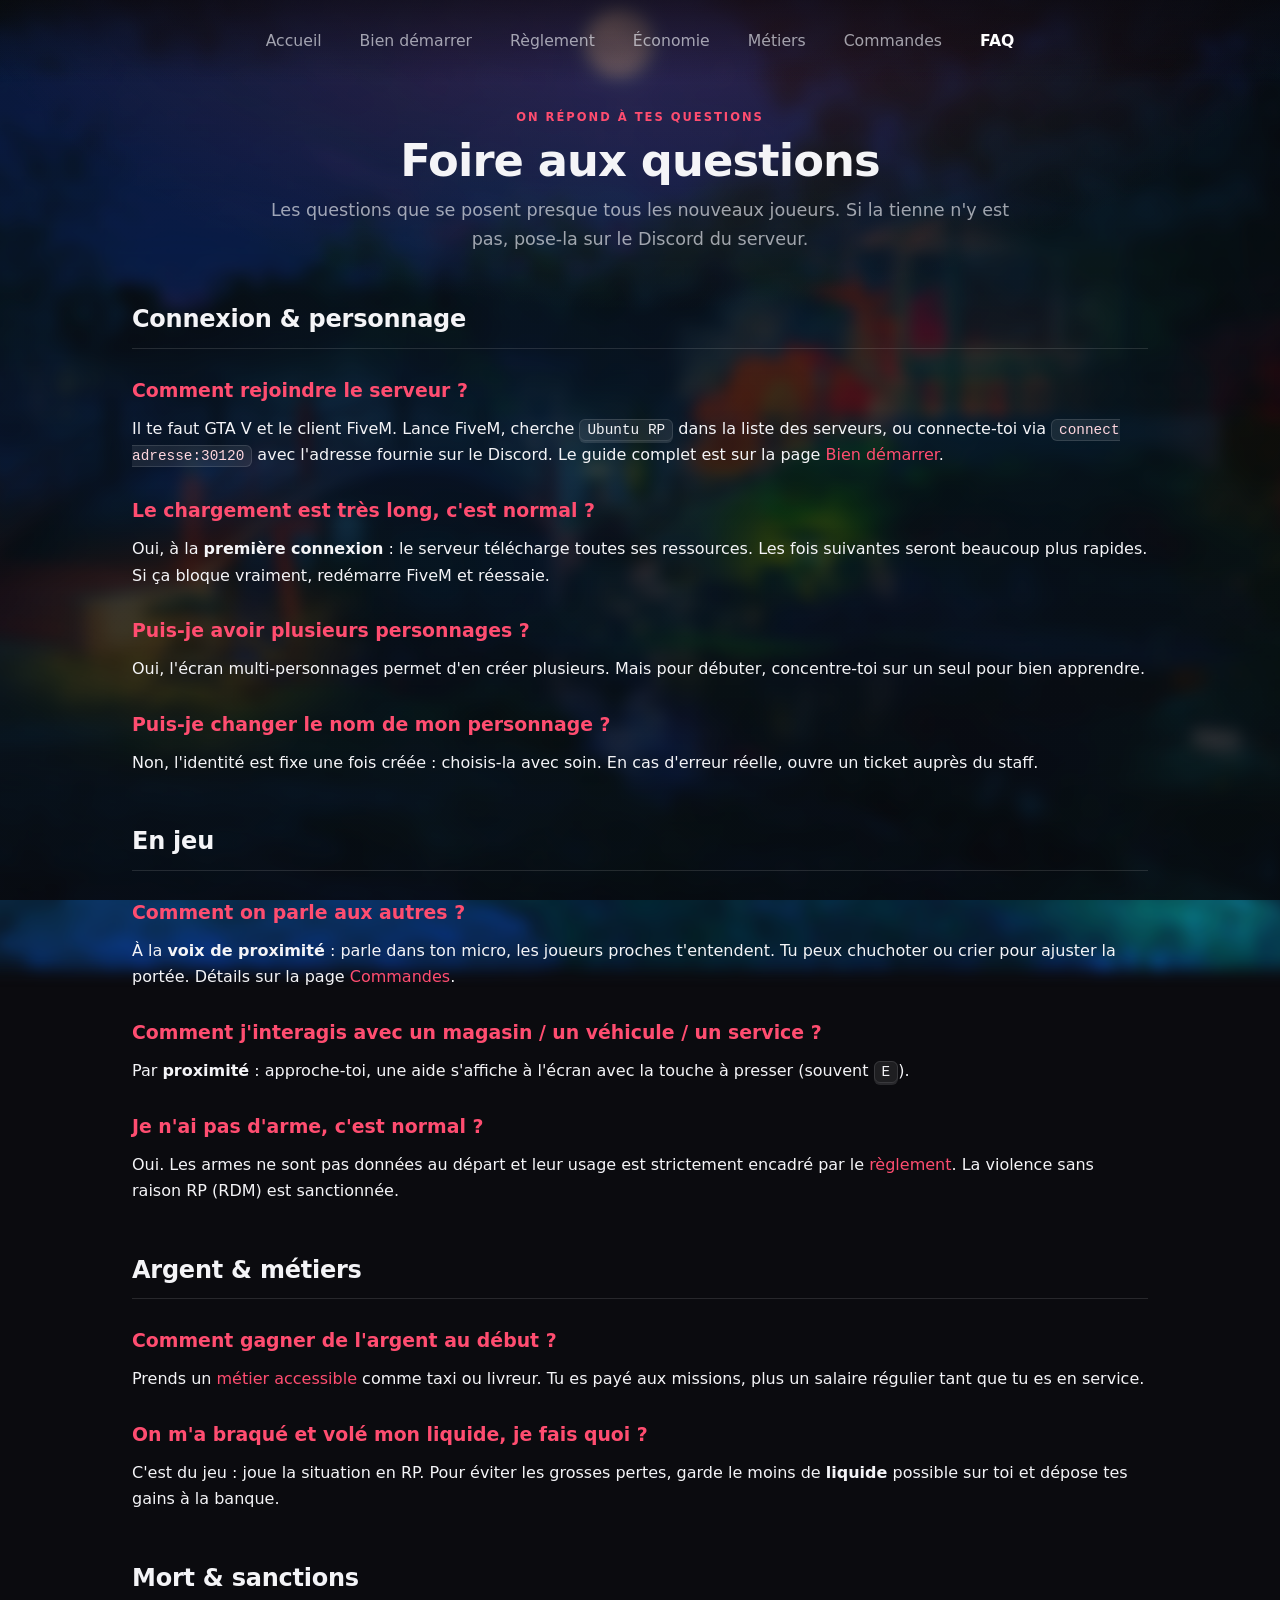
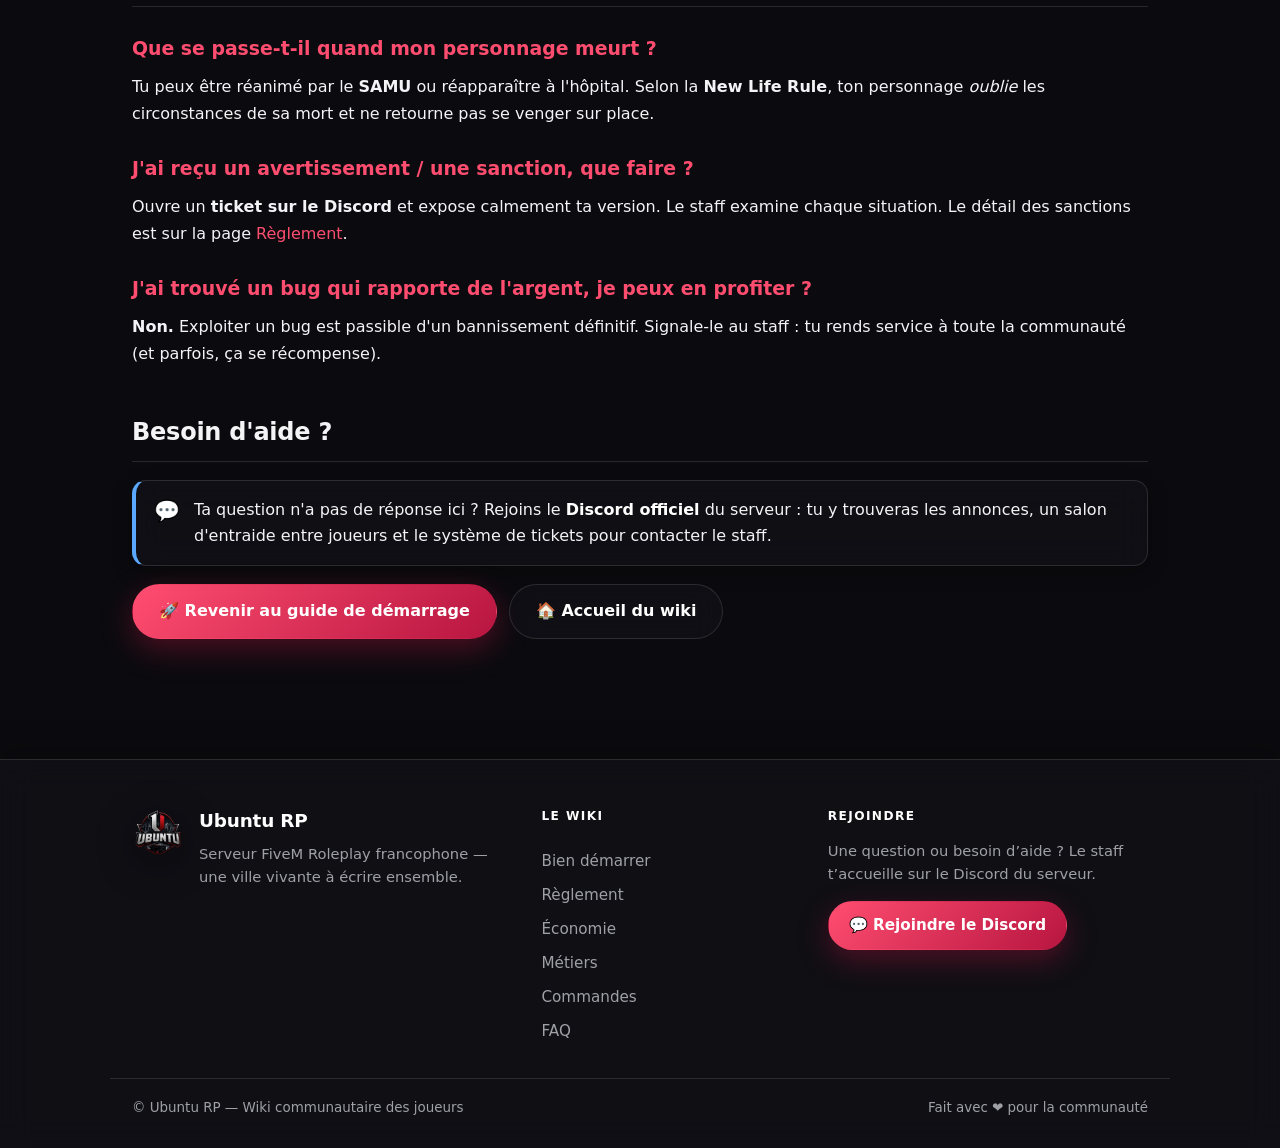
<file: wiki/faq.html>
<!DOCTYPE html>
<html lang="fr">
<head>
<meta charset="UTF-8">
<meta name="viewport" content="width=device-width, initial-scale=1">
<title>FAQ — Ubuntu RP</title>
<meta name="description" content="Foire aux questions d'Ubuntu RP : connexion, personnage, argent, métiers, mort et sanctions — les réponses aux questions des nouveaux joueurs.">
<link rel="icon" href="data:image/svg+xml,<svg xmlns='http://www.w3.org/2000/svg' viewBox='0 0 100 100'><text y='.9em' font-size='90'>❓</text></svg>">
<link rel="stylesheet" href="assets/style.css">
</head>
<body>
<header class="site-header">
    <button class="nav-toggle" aria-label="Ouvrir le menu" aria-expanded="false">☰</button>
    <nav class="site-nav">
        <a href="index.html">Accueil</a>
        <a href="demarrer.html">Bien démarrer</a>
        <a href="reglement.html">Règlement</a>
        <a href="economie.html">Économie</a>
        <a href="metiers.html">Métiers</a>
        <a href="commandes.html">Commandes</a>
        <a href="faq.html" class="active">FAQ</a>
    </nav>
</header>

<main>
    <div class="page-head">
        <div class="eyebrow">On répond à tes questions</div>
        <h1>Foire aux questions</h1>
        <p class="lead">Les questions que se posent presque tous les nouveaux joueurs. Si la tienne n'y est pas,
           pose-la sur le Discord du serveur.</p>
    </div>

    <h2 id="connexion">Connexion & personnage</h2>

    <h3>Comment rejoindre le serveur ?</h3>
    <p>Il te faut GTA V et le client FiveM. Lance FiveM, cherche <span class="kbd">Ubuntu RP</span> dans la
       liste des serveurs, ou connecte-toi via <code>connect adresse:30120</code> avec l'adresse fournie sur
       le Discord. Le guide complet est sur la page <a href="demarrer.html">Bien démarrer</a>.</p>

    <h3>Le chargement est très long, c'est normal ?</h3>
    <p>Oui, à la <strong>première connexion</strong> : le serveur télécharge toutes ses ressources. Les fois
       suivantes seront beaucoup plus rapides. Si ça bloque vraiment, redémarre FiveM et réessaie.</p>

    <h3>Puis-je avoir plusieurs personnages ?</h3>
    <p>Oui, l'écran multi-personnages permet d'en créer plusieurs. Mais pour débuter, concentre-toi sur un
       seul pour bien apprendre.</p>

    <h3>Puis-je changer le nom de mon personnage ?</h3>
    <p>Non, l'identité est fixe une fois créée : choisis-la avec soin. En cas d'erreur réelle, ouvre un ticket
       auprès du staff.</p>

    <h2 id="jeu">En jeu</h2>

    <h3>Comment on parle aux autres ?</h3>
    <p>À la <strong>voix de proximité</strong> : parle dans ton micro, les joueurs proches t'entendent. Tu peux
       chuchoter ou crier pour ajuster la portée. Détails sur la page <a href="commandes.html#voix">Commandes</a>.</p>

    <h3>Comment j'interagis avec un magasin / un véhicule / un service ?</h3>
    <p>Par <strong>proximité</strong> : approche-toi, une aide s'affiche à l'écran avec la touche à presser
       (souvent <span class="kbd">E</span>).</p>

    <h3>Je n'ai pas d'arme, c'est normal ?</h3>
    <p>Oui. Les armes ne sont pas données au départ et leur usage est strictement encadré par le
       <a href="reglement.html">règlement</a>. La violence sans raison RP (RDM) est sanctionnée.</p>

    <h2 id="argent-faq">Argent & métiers</h2>

    <h3>Comment gagner de l'argent au début ?</h3>
    <p>Prends un <a href="metiers.html">métier accessible</a> comme taxi ou livreur.
       Tu es payé aux missions, plus un salaire régulier tant que tu es en service.</p>

    <h3>On m'a braqué et volé mon liquide, je fais quoi ?</h3>
    <p>C'est du jeu : joue la situation en RP. Pour éviter les grosses pertes, garde le moins de
       <strong>liquide</strong> possible sur toi et dépose tes gains à la banque.</p>

    <h2 id="mort">Mort & sanctions</h2>

    <h3>Que se passe-t-il quand mon personnage meurt ?</h3>
    <p>Tu peux être réanimé par le <strong>SAMU</strong> ou réapparaître à l'hôpital. Selon la
       <strong>New Life Rule</strong>, ton personnage <em>oublie</em> les circonstances de sa mort et ne
       retourne pas se venger sur place.</p>

    <h3>J'ai reçu un avertissement / une sanction, que faire ?</h3>
    <p>Ouvre un <strong>ticket sur le Discord</strong> et expose calmement ta version. Le staff examine chaque
       situation. Le détail des sanctions est sur la page <a href="reglement.html#sanctions">Règlement</a>.</p>

    <h3>J'ai trouvé un bug qui rapporte de l'argent, je peux en profiter ?</h3>
    <p><strong>Non.</strong> Exploiter un bug est passible d'un bannissement définitif. Signale-le au staff :
       tu rends service à toute la communauté (et parfois, ça se récompense).</p>

    <h2 id="aide">Besoin d'aide ?</h2>
    <div class="callout callout--info">
        <span class="c-ico">💬</span>
        <div>
            <p>Ta question n'a pas de réponse ici ? Rejoins le <strong>Discord officiel</strong> du serveur :
               tu y trouveras les annonces, un salon d'entraide entre joueurs et le système de tickets pour
               contacter le staff.</p>
        </div>
    </div>

    <div class="btn-row" style="justify-content:flex-start;">
        <a class="btn btn-primary" href="demarrer.html">🚀 Revenir au guide de démarrage</a>
        <a class="btn btn-ghost" href="index.html">🏠 Accueil du wiki</a>
    </div>
</main>

<footer class="site-footer">
    <div class="footer-inner">
        <div class="footer-col footer-brand">
            <img class="footer-logo" src="assets/logo.png" alt="Ubuntu RP" width="52" height="52">
            <div>
                <strong>Ubuntu RP</strong>
                <p class="muted">Serveur FiveM Roleplay francophone &mdash; une ville vivante &agrave; &eacute;crire ensemble.</p>
            </div>
        </div>
        <nav class="footer-col footer-nav" aria-label="Navigation du wiki">
            <span class="footer-title">Le wiki</span>
            <a href="demarrer.html">Bien d&eacute;marrer</a>
            <a href="reglement.html">R&egrave;glement</a>
            <a href="economie.html">&Eacute;conomie</a>
            <a href="metiers.html">M&eacute;tiers</a>
            <a href="commandes.html">Commandes</a>
            <a href="faq.html">FAQ</a>
        </nav>
        <div class="footer-col footer-cta">
            <span class="footer-title">Rejoindre</span>
            <p class="muted">Une question ou besoin d&rsquo;aide&nbsp;? Le staff t&rsquo;accueille sur le Discord du serveur.</p>
            <a class="btn btn-primary" href="#">&#128172; Rejoindre le Discord</a>
        </div>
    </div>
    <div class="footer-bottom">
        <span>&copy; Ubuntu RP &mdash; Wiki communautaire des joueurs</span>
        <span class="muted">Fait avec &#10084;&#65039; pour la communaut&eacute;</span>
    </div>
</footer>

<script src="assets/script.js"></script>
</body>
</html>
</file>
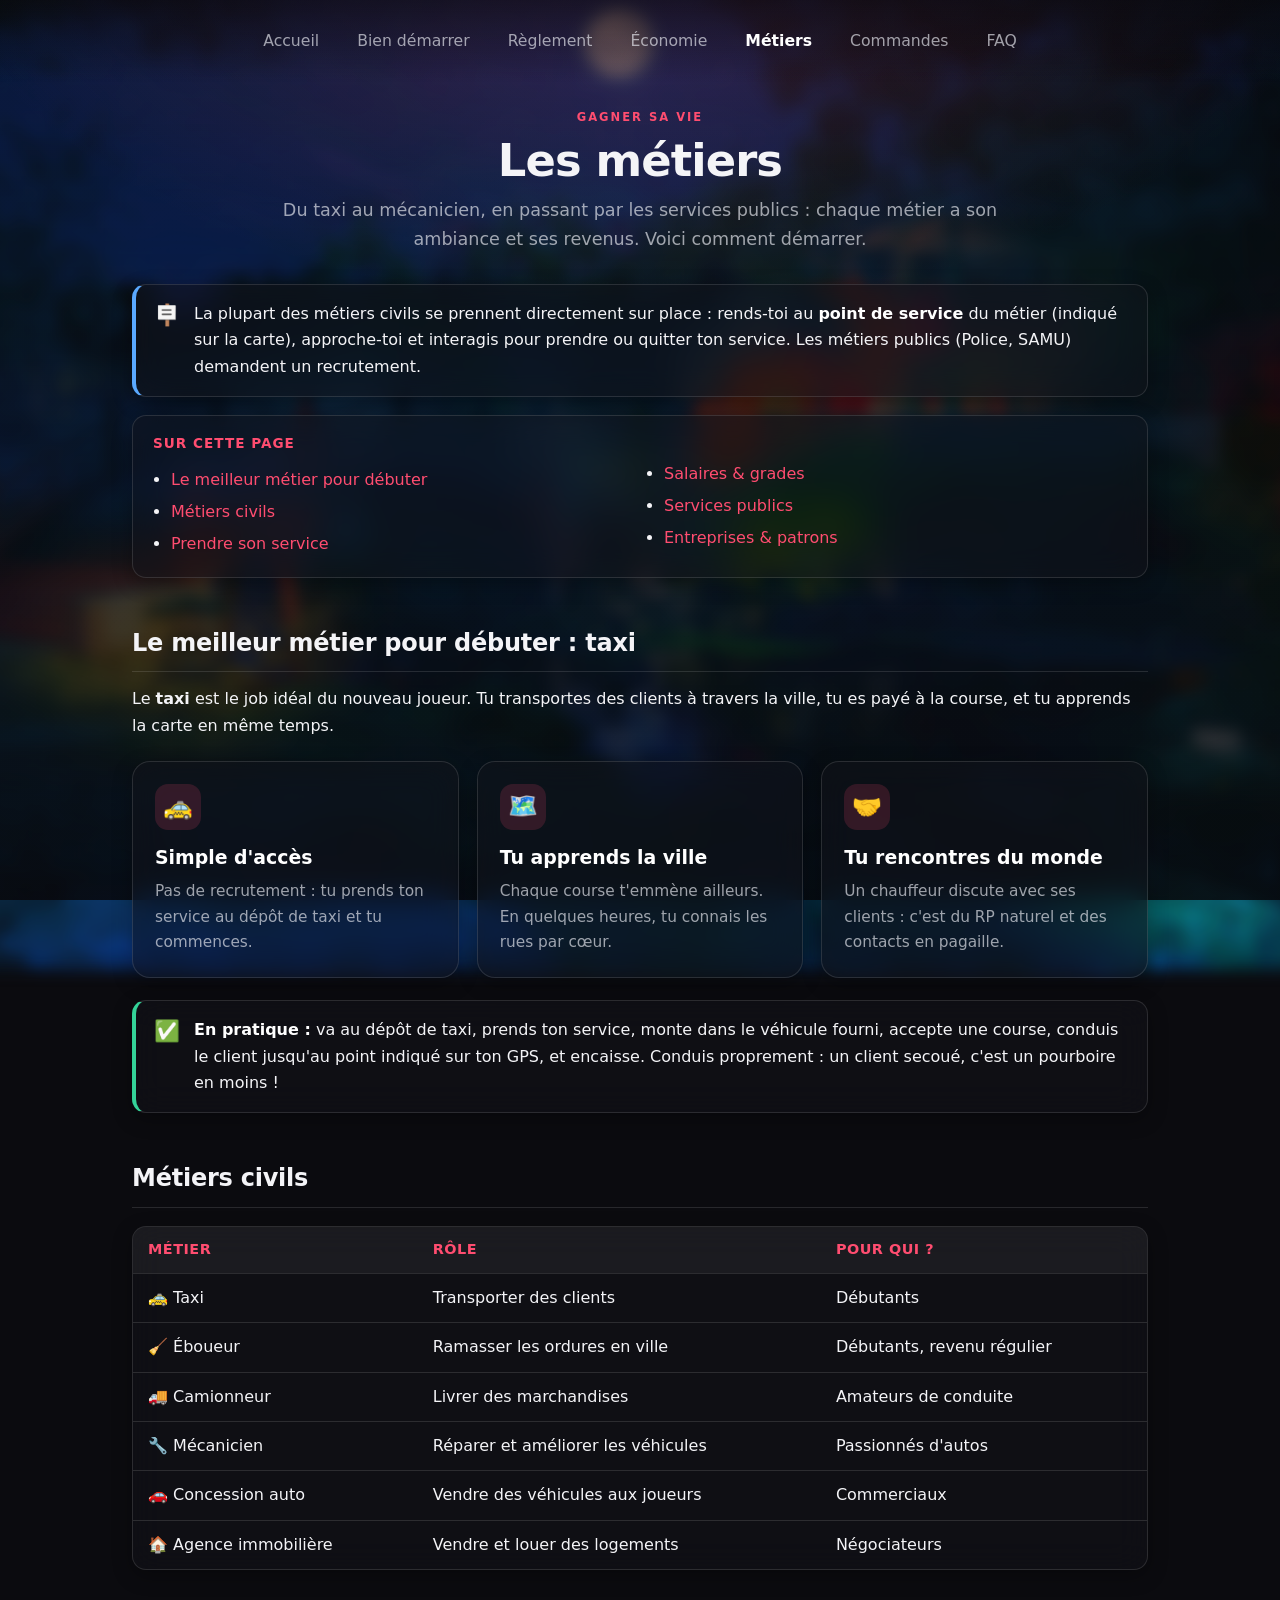
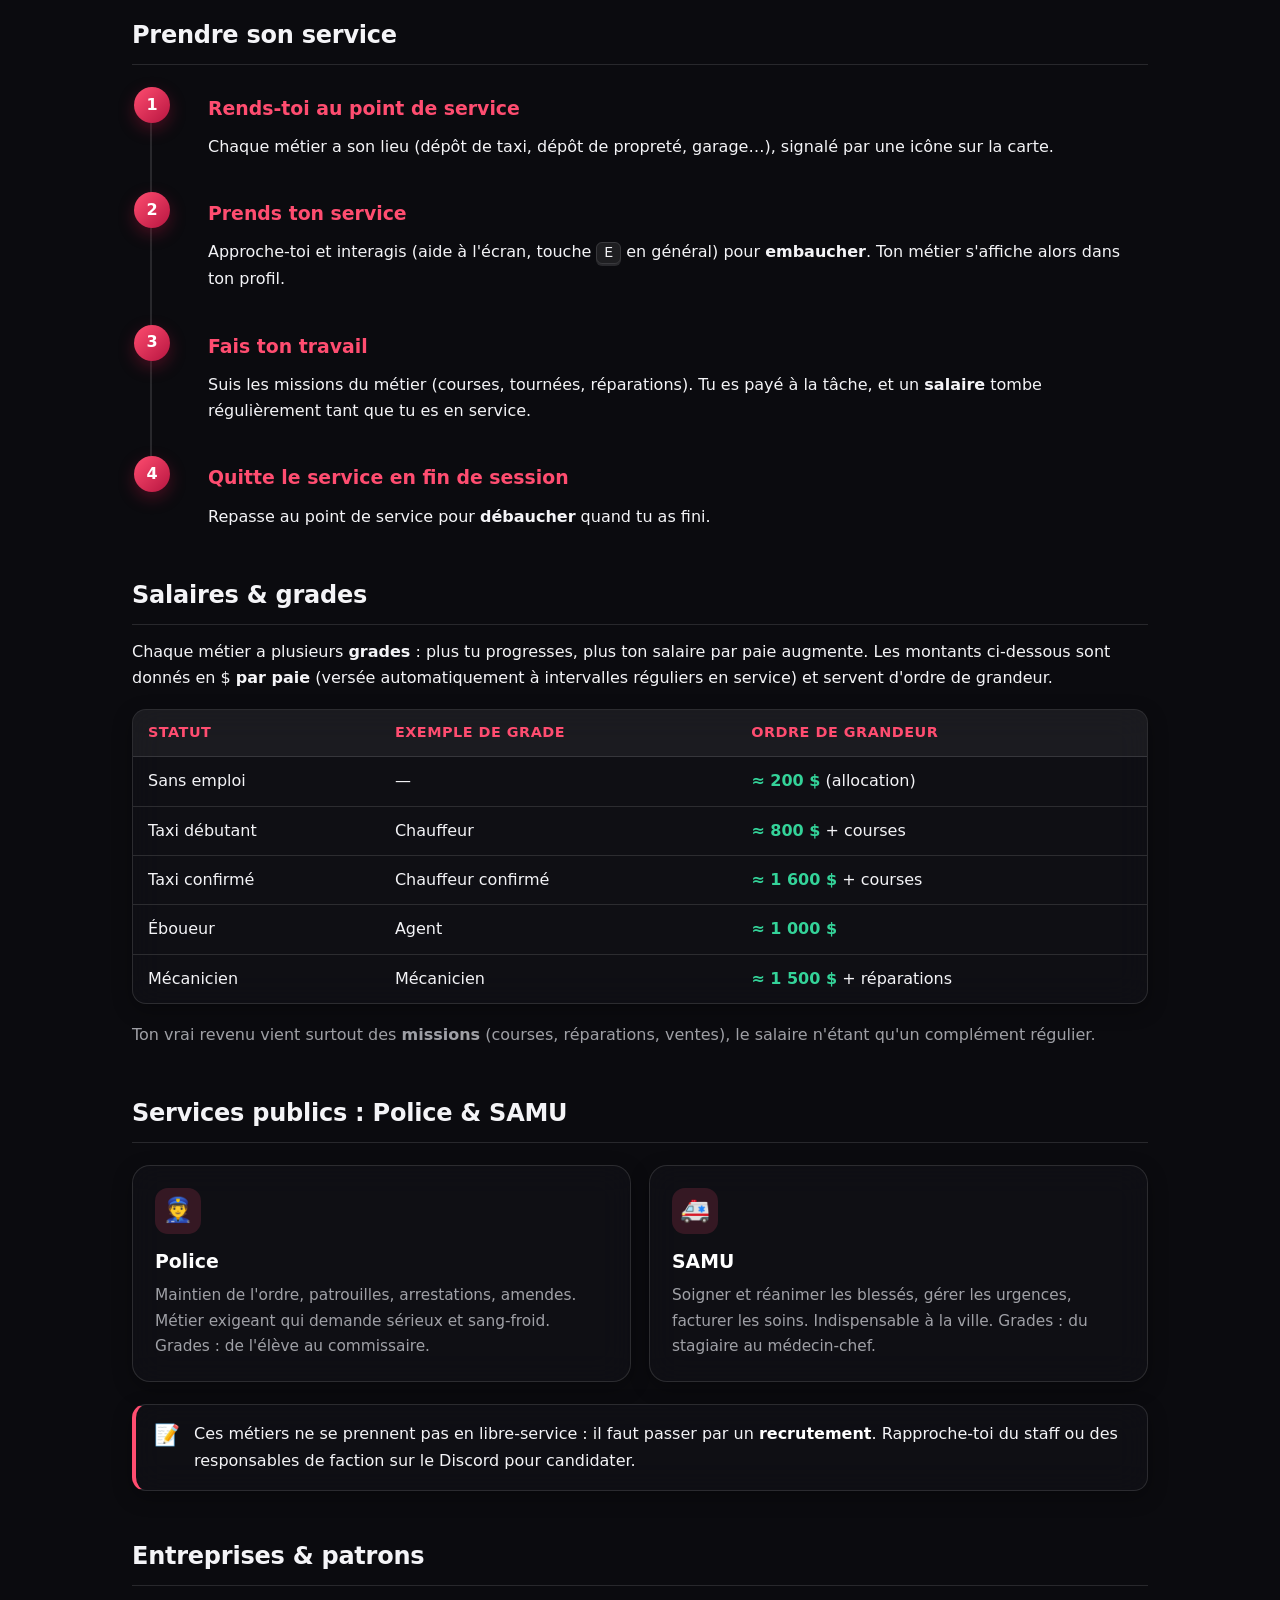
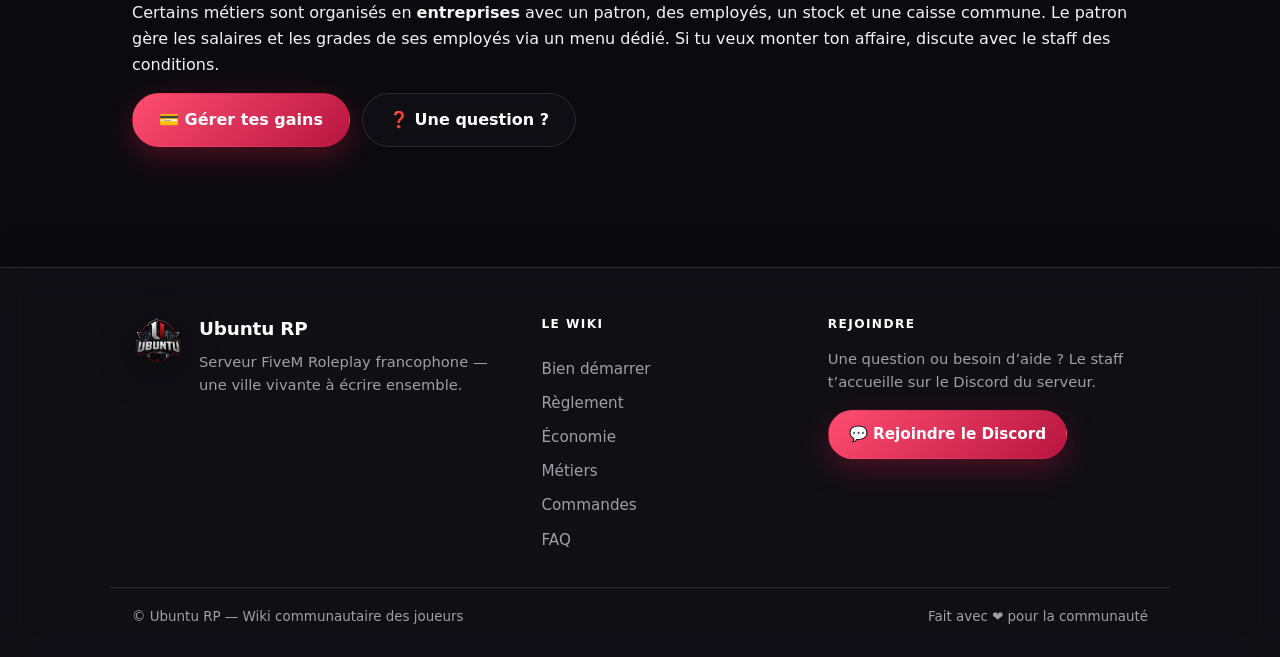
<file: wiki/metiers.html>
<!DOCTYPE html>
<html lang="fr">
<head>
<meta charset="UTF-8">
<meta name="viewport" content="width=device-width, initial-scale=1">
<title>Métiers — Ubuntu RP</title>
<meta name="description" content="Les métiers d'Ubuntu RP : taxi, livreur, mécanicien, concession auto et les services publics (Police, SAMU).">
<link rel="icon" href="data:image/svg+xml,<svg xmlns='http://www.w3.org/2000/svg' viewBox='0 0 100 100'><text y='.9em' font-size='90'>🛵</text></svg>">
<link rel="stylesheet" href="assets/style.css">
</head>
<body>
<header class="site-header">
    <button class="nav-toggle" aria-label="Ouvrir le menu" aria-expanded="false">☰</button>
    <nav class="site-nav">
        <a href="index.html">Accueil</a>
        <a href="demarrer.html">Bien démarrer</a>
        <a href="reglement.html">Règlement</a>
        <a href="economie.html">Économie</a>
        <a href="metiers.html" class="active">Métiers</a>
        <a href="commandes.html">Commandes</a>
        <a href="faq.html">FAQ</a>
    </nav>
</header>

<main>
    <div class="page-head">
        <div class="eyebrow">Gagner sa vie</div>
        <h1>Les métiers</h1>
        <p class="lead">Du taxi au mécanicien, en passant par les services publics : chaque métier a
           son ambiance et ses revenus. Voici comment démarrer.</p>
    </div>

    <div class="callout callout--info">
        <span class="c-ico">🪧</span>
        <div><p>La plupart des métiers civils se prennent directement sur place : rends-toi au <strong>point de
                service</strong> du métier (indiqué sur la carte), approche-toi et interagis pour prendre ou
                quitter ton service. Les métiers publics (Police, SAMU) demandent un recrutement.</p></div>
    </div>

    <div class="toc">
        <strong>Sur cette page</strong>
        <ul>
            <li><a href="#debutant">Le meilleur métier pour débuter</a></li>
            <li><a href="#civils">Métiers civils</a></li>
            <li><a href="#service">Prendre son service</a></li>
            <li><a href="#salaires">Salaires & grades</a></li>
            <li><a href="#public">Services publics</a></li>
            <li><a href="#entreprises">Entreprises & patrons</a></li>
        </ul>
    </div>

    <h2 id="debutant">Le meilleur métier pour débuter : taxi</h2>
    <p>Le <strong>taxi</strong> est le job idéal du nouveau joueur. Tu transportes des clients à travers
       la ville, tu es payé à la course, et tu apprends la carte en même temps.</p>
    <div class="card-grid">
        <div class="card">
            <div class="ico">🚕</div>
            <h3>Simple d'accès</h3>
            <p>Pas de recrutement : tu prends ton service au dépôt de taxi et tu commences.</p>
        </div>
        <div class="card">
            <div class="ico">🗺️</div>
            <h3>Tu apprends la ville</h3>
            <p>Chaque course t'emmène ailleurs. En quelques heures, tu connais les rues par cœur.</p>
        </div>
        <div class="card">
            <div class="ico">🤝</div>
            <h3>Tu rencontres du monde</h3>
            <p>Un chauffeur discute avec ses clients : c'est du RP naturel et des contacts en pagaille.</p>
        </div>
    </div>
    <div class="callout callout--good">
        <span class="c-ico">✅</span>
        <div><p><strong>En pratique :</strong> va au dépôt de taxi, prends ton service, monte dans le
                véhicule fourni, accepte une course, conduis le client jusqu'au point indiqué sur ton GPS,
                et encaisse. Conduis proprement : un client secoué, c'est un pourboire en moins !</p></div>
    </div>

    <h2 id="civils">Métiers civils</h2>
    <div class="table-wrap">
        <table>
            <thead><tr><th>Métier</th><th>Rôle</th><th>Pour qui ?</th></tr></thead>
            <tbody>
                <tr><td>🚕 Taxi</td><td>Transporter des clients</td><td>Débutants</td></tr>
                <tr><td>🧹 Éboueur</td><td>Ramasser les ordures en ville</td><td>Débutants, revenu régulier</td></tr>
                <tr><td>🚚 Camionneur</td><td>Livrer des marchandises</td><td>Amateurs de conduite</td></tr>
                <tr><td>🔧 Mécanicien</td><td>Réparer et améliorer les véhicules</td><td>Passionnés d'autos</td></tr>
                <tr><td>🚗 Concession auto</td><td>Vendre des véhicules aux joueurs</td><td>Commerciaux</td></tr>
                <tr><td>🏠 Agence immobilière</td><td>Vendre et louer des logements</td><td>Négociateurs</td></tr>
            </tbody>
        </table>
    </div>

    <h2 id="service">Prendre son service</h2>
    <ol class="steps">
        <li>
            <h3>Rends-toi au point de service</h3>
            <p>Chaque métier a son lieu (dépôt de taxi, dépôt de propreté, garage…), signalé par une icône
               sur la carte.</p>
        </li>
        <li>
            <h3>Prends ton service</h3>
            <p>Approche-toi et interagis (aide à l'écran, touche <span class="kbd">E</span> en général) pour
               <strong>embaucher</strong>. Ton métier s'affiche alors dans ton profil.</p>
        </li>
        <li>
            <h3>Fais ton travail</h3>
            <p>Suis les missions du métier (courses, tournées, réparations). Tu es payé à la tâche, et un
               <strong>salaire</strong> tombe régulièrement tant que tu es en service.</p>
        </li>
        <li>
            <h3>Quitte le service en fin de session</h3>
            <p>Repasse au point de service pour <strong>débaucher</strong> quand tu as fini.</p>
        </li>
    </ol>

    <h2 id="salaires">Salaires & grades</h2>
    <p>Chaque métier a plusieurs <strong>grades</strong> : plus tu progresses, plus ton salaire par paie
       augmente. Les montants ci-dessous sont donnés en $ <strong>par paie</strong> (versée automatiquement
       à intervalles réguliers en service) et servent d'ordre de grandeur.</p>
    <div class="table-wrap">
        <table>
            <thead><tr><th>Statut</th><th>Exemple de grade</th><th>Ordre de grandeur</th></tr></thead>
            <tbody>
                <tr><td>Sans emploi</td><td>—</td><td><span class="money">≈ 200 $</span> (allocation)</td></tr>
                <tr><td>Taxi débutant</td><td>Chauffeur</td><td><span class="money">≈ 800 $</span> + courses</td></tr>
                <tr><td>Taxi confirmé</td><td>Chauffeur confirmé</td><td><span class="money">≈ 1 600 $</span> + courses</td></tr>
                <tr><td>Éboueur</td><td>Agent</td><td><span class="money">≈ 1 000 $</span></td></tr>
                <tr><td>Mécanicien</td><td>Mécanicien</td><td><span class="money">≈ 1 500 $</span> + réparations</td></tr>
            </tbody>
        </table>
    </div>
    <p class="muted">Ton vrai revenu vient surtout des <strong>missions</strong> (courses, réparations, ventes),
       le salaire n'étant qu'un complément régulier.</p>

    <h2 id="public">Services publics : Police & SAMU</h2>
    <div class="card-grid">
        <div class="card">
            <div class="ico">👮</div>
            <h3>Police</h3>
            <p>Maintien de l'ordre, patrouilles, arrestations, amendes. Métier exigeant qui demande sérieux et
               sang-froid. Grades : de l'élève au commissaire.</p>
        </div>
        <div class="card">
            <div class="ico">🚑</div>
            <h3>SAMU</h3>
            <p>Soigner et réanimer les blessés, gérer les urgences, facturer les soins. Indispensable à la ville.
               Grades : du stagiaire au médecin-chef.</p>
        </div>
    </div>
    <div class="callout callout--warn">
        <span class="c-ico">📝</span>
        <div><p>Ces métiers ne se prennent pas en libre-service : il faut passer par un <strong>recrutement</strong>.
                Rapproche-toi du staff ou des responsables de faction sur le Discord pour candidater.</p></div>
    </div>

    <h2 id="entreprises">Entreprises & patrons</h2>
    <p>Certains métiers sont organisés en <strong>entreprises</strong> avec un patron, des employés, un stock
       et une caisse commune. Le patron gère les salaires et les grades de ses employés via un menu dédié.
       Si tu veux monter ton affaire, discute avec le staff des conditions.</p>

    <div class="btn-row" style="justify-content:flex-start;">
        <a class="btn btn-primary" href="economie.html">💳 Gérer tes gains</a>
        <a class="btn btn-ghost" href="faq.html">❓ Une question ?</a>
    </div>
</main>

<footer class="site-footer">
    <div class="footer-inner">
        <div class="footer-col footer-brand">
            <img class="footer-logo" src="assets/logo.png" alt="Ubuntu RP" width="52" height="52">
            <div>
                <strong>Ubuntu RP</strong>
                <p class="muted">Serveur FiveM Roleplay francophone &mdash; une ville vivante &agrave; &eacute;crire ensemble.</p>
            </div>
        </div>
        <nav class="footer-col footer-nav" aria-label="Navigation du wiki">
            <span class="footer-title">Le wiki</span>
            <a href="demarrer.html">Bien d&eacute;marrer</a>
            <a href="reglement.html">R&egrave;glement</a>
            <a href="economie.html">&Eacute;conomie</a>
            <a href="metiers.html">M&eacute;tiers</a>
            <a href="commandes.html">Commandes</a>
            <a href="faq.html">FAQ</a>
        </nav>
        <div class="footer-col footer-cta">
            <span class="footer-title">Rejoindre</span>
            <p class="muted">Une question ou besoin d&rsquo;aide&nbsp;? Le staff t&rsquo;accueille sur le Discord du serveur.</p>
            <a class="btn btn-primary" href="#">&#128172; Rejoindre le Discord</a>
        </div>
    </div>
    <div class="footer-bottom">
        <span>&copy; Ubuntu RP &mdash; Wiki communautaire des joueurs</span>
        <span class="muted">Fait avec &#10084;&#65039; pour la communaut&eacute;</span>
    </div>
</footer>

<script src="assets/script.js"></script>
</body>
</html>
</file>
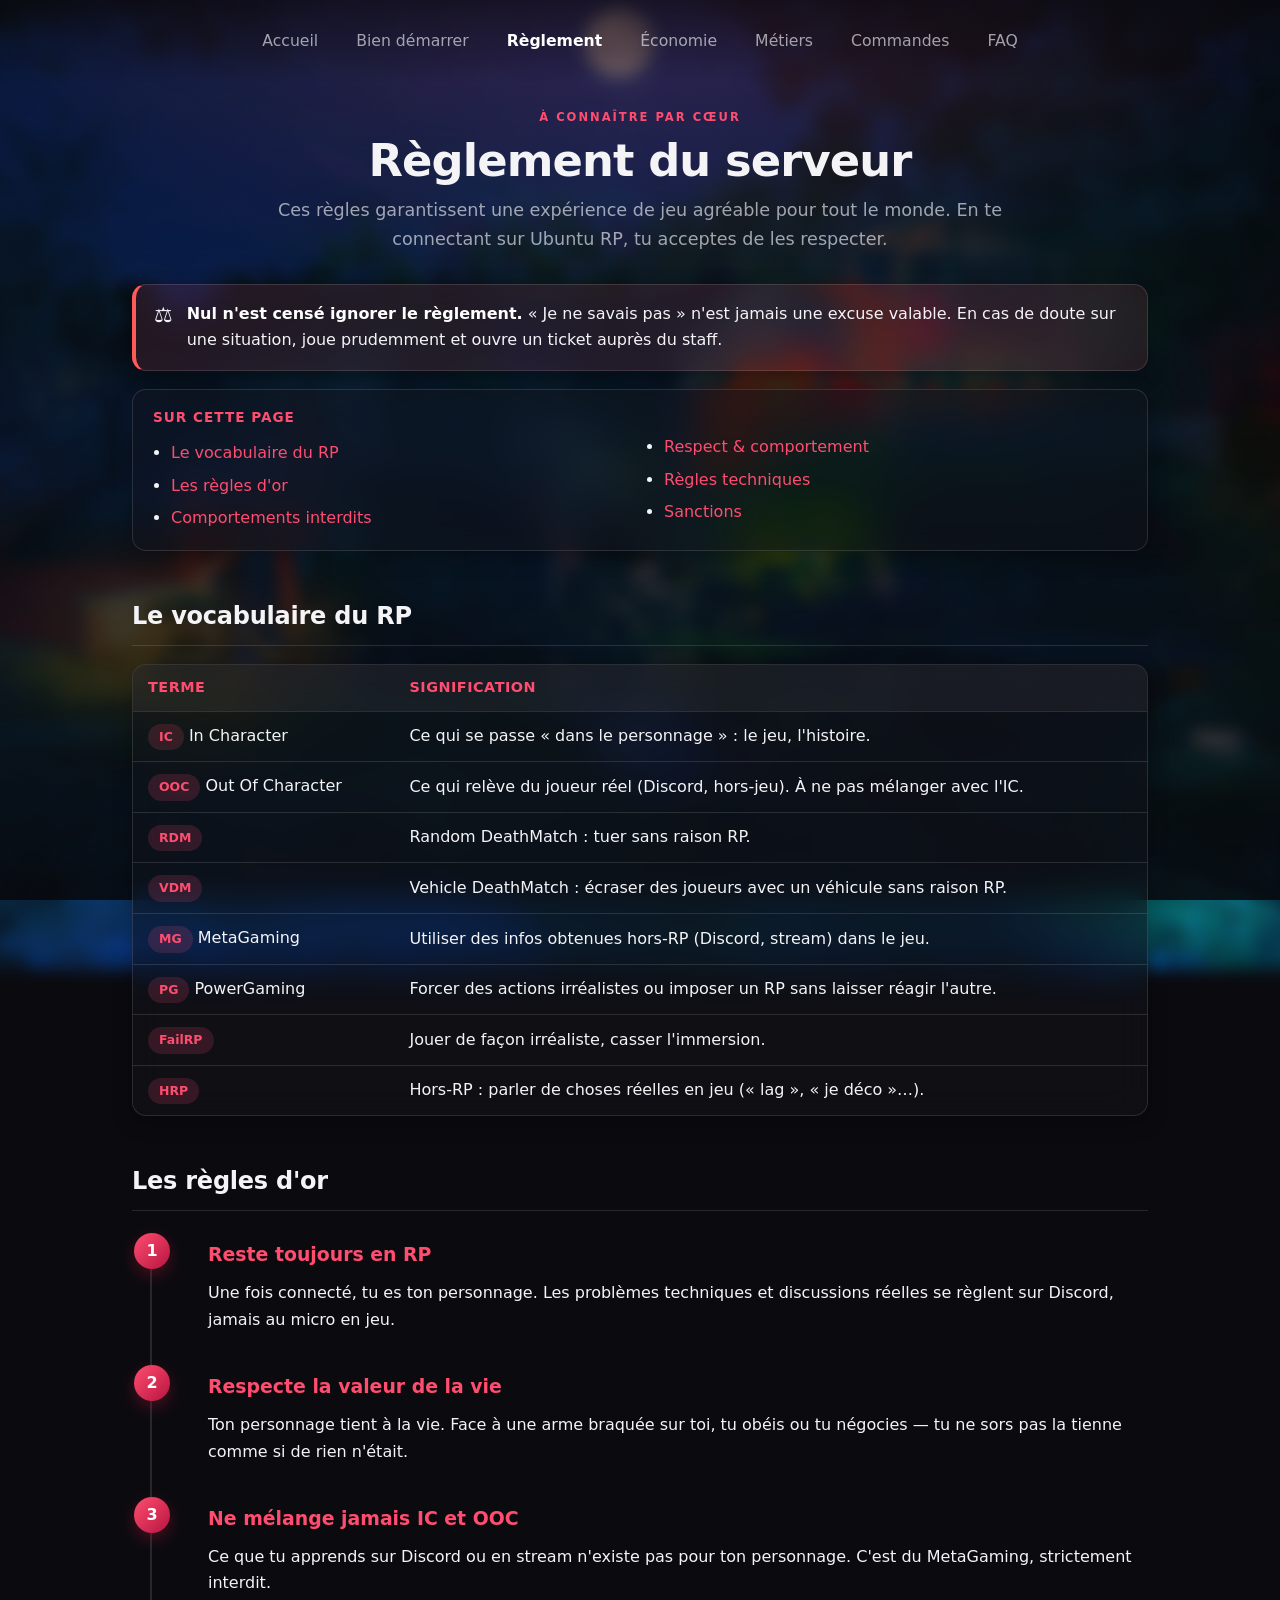
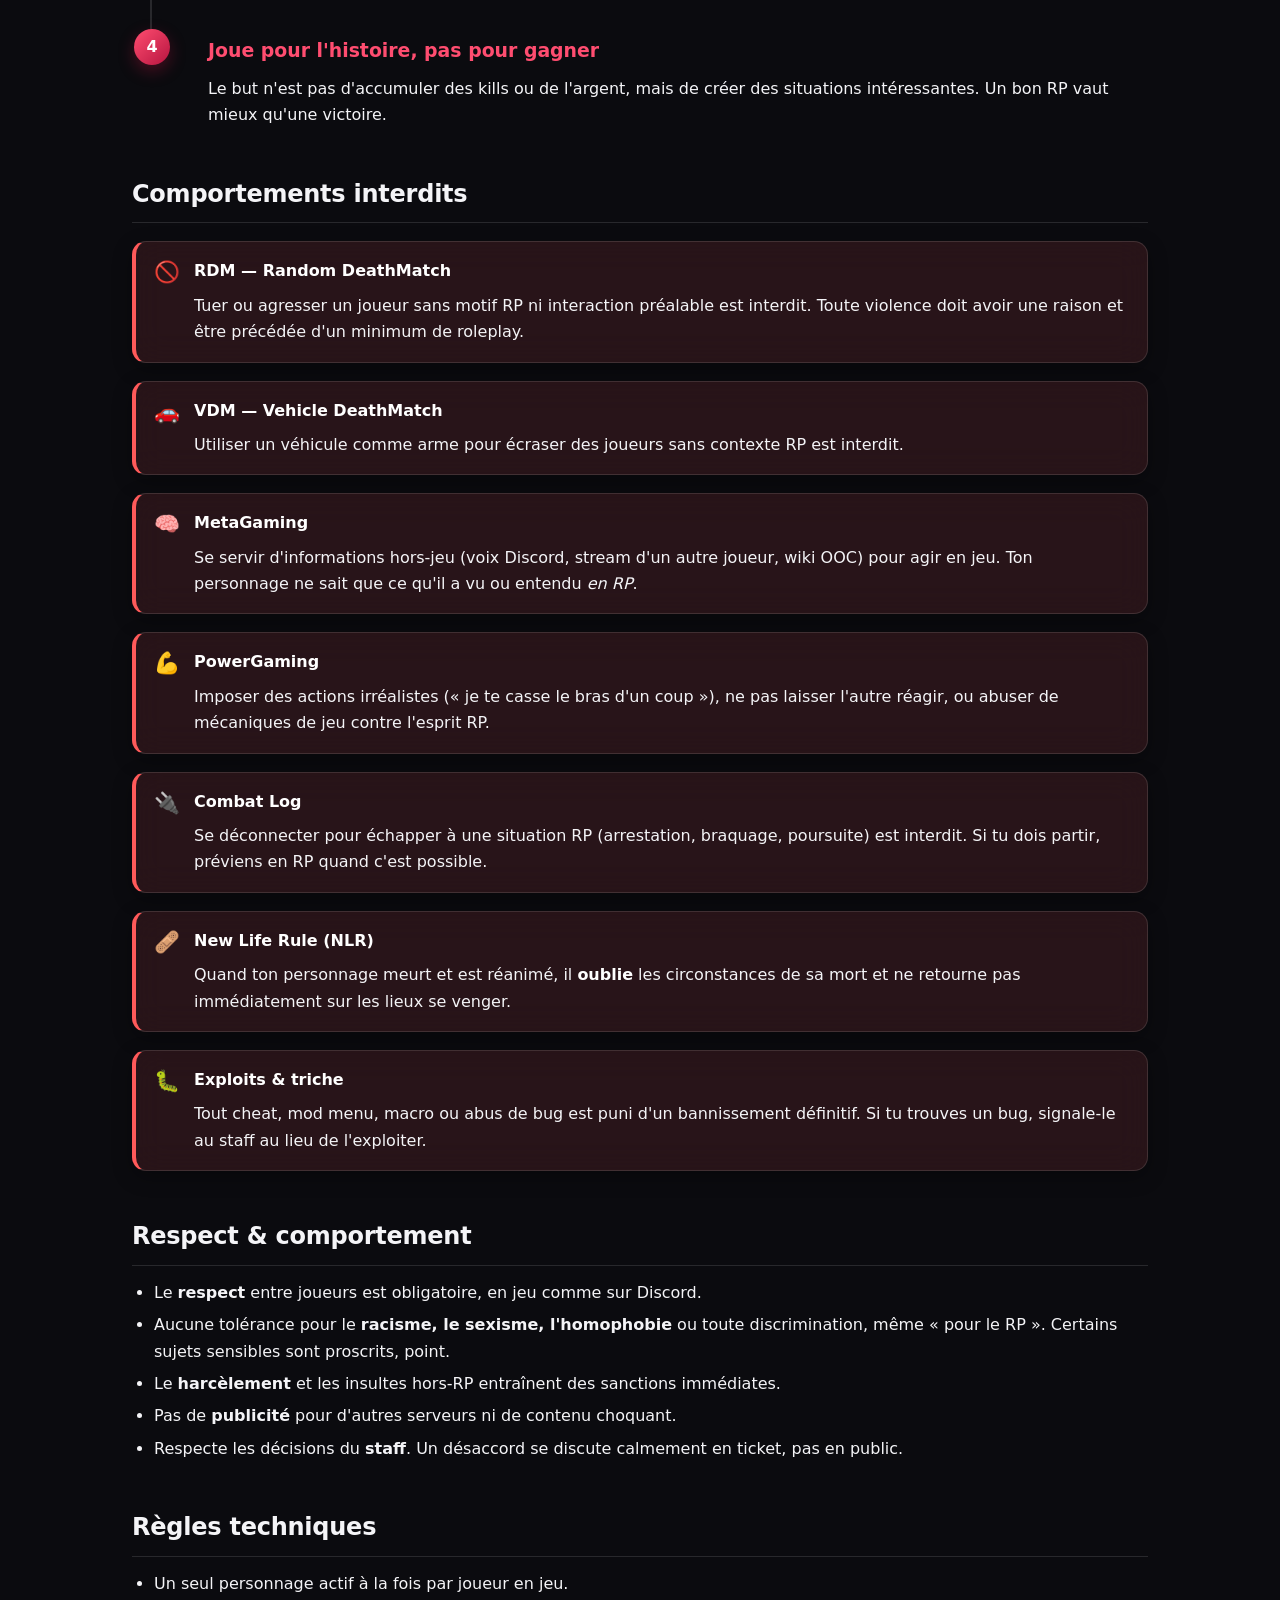
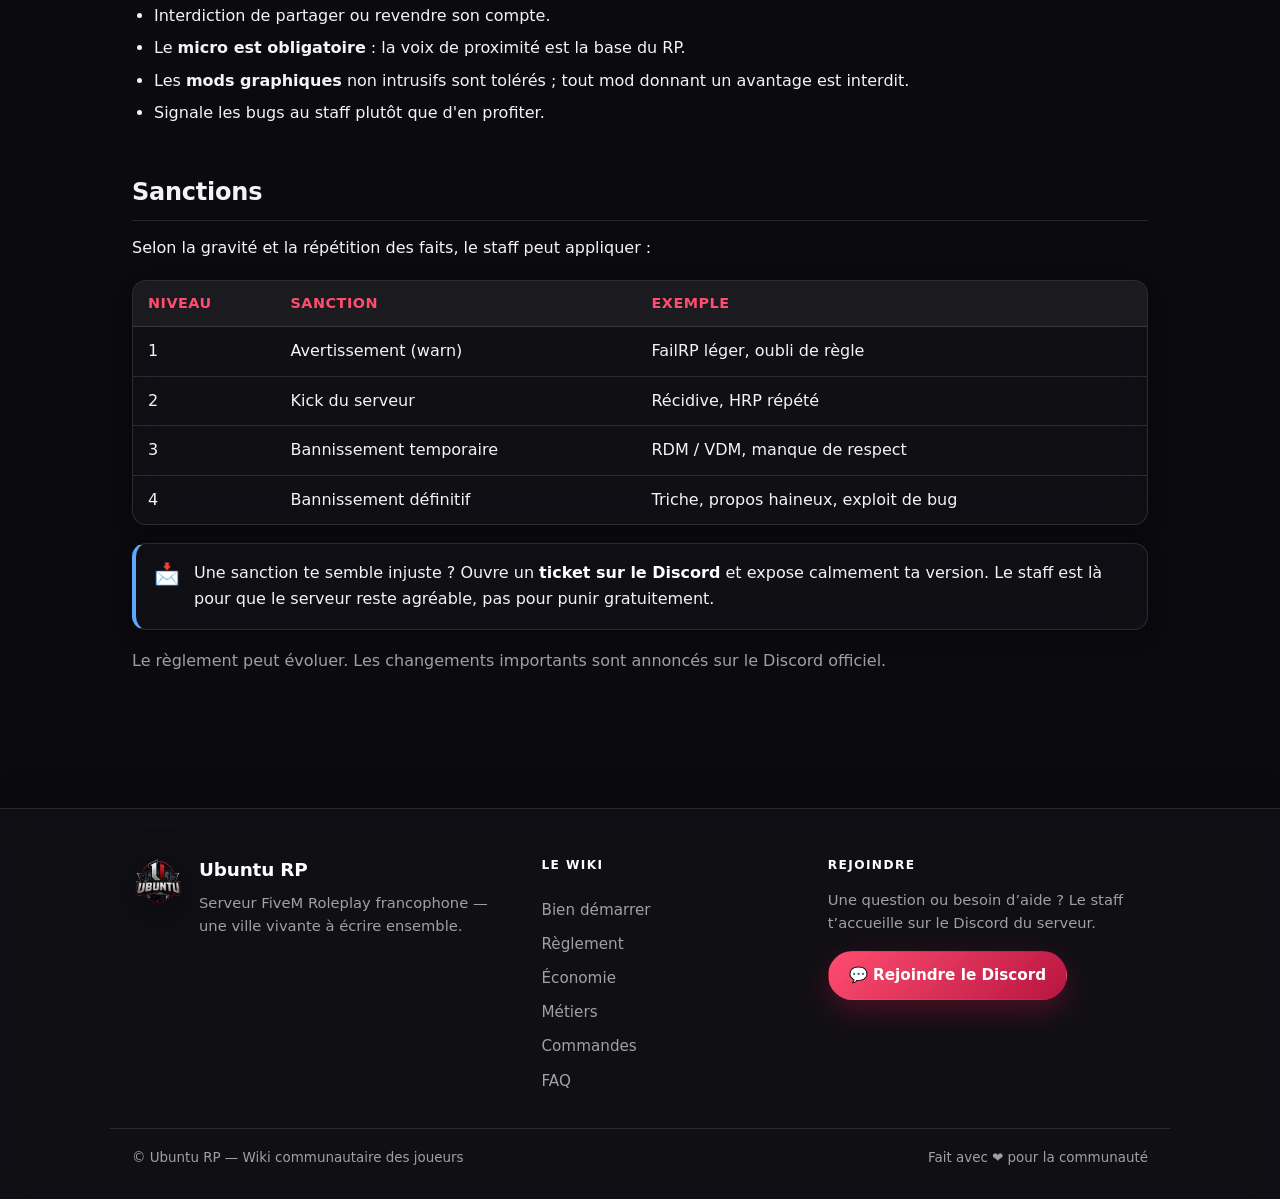
<file: wiki/reglement.html>
<!DOCTYPE html>
<html lang="fr">
<head>
<meta charset="UTF-8">
<meta name="viewport" content="width=device-width, initial-scale=1">
<title>Règlement — Ubuntu RP</title>
<meta name="description" content="Le règlement du serveur Ubuntu RP : règles de roleplay, comportements interdits (RDM, VDM, MetaGaming) et sanctions.">
<link rel="icon" href="data:image/svg+xml,<svg xmlns='http://www.w3.org/2000/svg' viewBox='0 0 100 100'><text y='.9em' font-size='90'>📜</text></svg>">
<link rel="stylesheet" href="assets/style.css">
</head>
<body>
<header class="site-header">
    <button class="nav-toggle" aria-label="Ouvrir le menu" aria-expanded="false">☰</button>
    <nav class="site-nav">
        <a href="index.html">Accueil</a>
        <a href="demarrer.html">Bien démarrer</a>
        <a href="reglement.html" class="active">Règlement</a>
        <a href="economie.html">Économie</a>
        <a href="metiers.html">Métiers</a>
        <a href="commandes.html">Commandes</a>
        <a href="faq.html">FAQ</a>
    </nav>
</header>

<main>
    <div class="page-head">
        <div class="eyebrow">À connaître par cœur</div>
        <h1>Règlement du serveur</h1>
        <p class="lead">Ces règles garantissent une expérience de jeu agréable pour tout le monde.
           En te connectant sur Ubuntu RP, tu acceptes de les respecter.</p>
    </div>

    <div class="callout callout--rule">
        <span class="c-ico">⚖️</span>
        <div>
            <p><strong>Nul n'est censé ignorer le règlement.</strong> « Je ne savais pas » n'est jamais une
               excuse valable. En cas de doute sur une situation, joue prudemment et ouvre un ticket auprès du staff.</p>
        </div>
    </div>

    <div class="toc">
        <strong>Sur cette page</strong>
        <ul>
            <li><a href="#vocabulaire">Le vocabulaire du RP</a></li>
            <li><a href="#regles-or">Les règles d'or</a></li>
            <li><a href="#interdits">Comportements interdits</a></li>
            <li><a href="#comportement">Respect & comportement</a></li>
            <li><a href="#technique">Règles techniques</a></li>
            <li><a href="#sanctions">Sanctions</a></li>
        </ul>
    </div>

    <h2 id="vocabulaire">Le vocabulaire du RP</h2>
    <div class="table-wrap">
        <table>
            <thead><tr><th>Terme</th><th>Signification</th></tr></thead>
            <tbody>
                <tr><td><span class="badge">IC</span> In Character</td><td>Ce qui se passe « dans le personnage » : le jeu, l'histoire.</td></tr>
                <tr><td><span class="badge">OOC</span> Out Of Character</td><td>Ce qui relève du joueur réel (Discord, hors-jeu). À ne pas mélanger avec l'IC.</td></tr>
                <tr><td><span class="badge">RDM</span></td><td>Random DeathMatch : tuer sans raison RP.</td></tr>
                <tr><td><span class="badge">VDM</span></td><td>Vehicle DeathMatch : écraser des joueurs avec un véhicule sans raison RP.</td></tr>
                <tr><td><span class="badge">MG</span> MetaGaming</td><td>Utiliser des infos obtenues hors-RP (Discord, stream) dans le jeu.</td></tr>
                <tr><td><span class="badge">PG</span> PowerGaming</td><td>Forcer des actions irréalistes ou imposer un RP sans laisser réagir l'autre.</td></tr>
                <tr><td><span class="badge">FailRP</span></td><td>Jouer de façon irréaliste, casser l'immersion.</td></tr>
                <tr><td><span class="badge">HRP</span></td><td>Hors-RP : parler de choses réelles en jeu (« lag », « je déco »…).</td></tr>
            </tbody>
        </table>
    </div>

    <h2 id="regles-or">Les règles d'or</h2>
    <ol class="steps">
        <li>
            <h3>Reste toujours en RP</h3>
            <p>Une fois connecté, tu es ton personnage. Les problèmes techniques et discussions réelles
               se règlent sur Discord, jamais au micro en jeu.</p>
        </li>
        <li>
            <h3>Respecte la valeur de la vie</h3>
            <p>Ton personnage tient à la vie. Face à une arme braquée sur toi, tu obéis ou tu négocies —
               tu ne sors pas la tienne comme si de rien n'était.</p>
        </li>
        <li>
            <h3>Ne mélange jamais IC et OOC</h3>
            <p>Ce que tu apprends sur Discord ou en stream n'existe pas pour ton personnage. C'est du MetaGaming, strictement interdit.</p>
        </li>
        <li>
            <h3>Joue pour l'histoire, pas pour gagner</h3>
            <p>Le but n'est pas d'accumuler des kills ou de l'argent, mais de créer des situations
               intéressantes. Un bon RP vaut mieux qu'une victoire.</p>
        </li>
    </ol>

    <h2 id="interdits">Comportements interdits</h2>

    <div class="callout callout--rule">
        <span class="c-ico">🚫</span>
        <div>
            <p><strong>RDM — Random DeathMatch</strong></p>
            <p>Tuer ou agresser un joueur sans motif RP ni interaction préalable est interdit. Toute violence
               doit avoir une raison et être précédée d'un minimum de roleplay.</p>
        </div>
    </div>
    <div class="callout callout--rule">
        <span class="c-ico">🚗</span>
        <div>
            <p><strong>VDM — Vehicle DeathMatch</strong></p>
            <p>Utiliser un véhicule comme arme pour écraser des joueurs sans contexte RP est interdit.</p>
        </div>
    </div>
    <div class="callout callout--rule">
        <span class="c-ico">🧠</span>
        <div>
            <p><strong>MetaGaming</strong></p>
            <p>Se servir d'informations hors-jeu (voix Discord, stream d'un autre joueur, wiki OOC) pour agir
               en jeu. Ton personnage ne sait que ce qu'il a vu ou entendu <em>en RP</em>.</p>
        </div>
    </div>
    <div class="callout callout--rule">
        <span class="c-ico">💪</span>
        <div>
            <p><strong>PowerGaming</strong></p>
            <p>Imposer des actions irréalistes (« je te casse le bras d'un coup »), ne pas laisser l'autre
               réagir, ou abuser de mécaniques de jeu contre l'esprit RP.</p>
        </div>
    </div>
    <div class="callout callout--rule">
        <span class="c-ico">🔌</span>
        <div>
            <p><strong>Combat Log</strong></p>
            <p>Se déconnecter pour échapper à une situation RP (arrestation, braquage, poursuite) est interdit.
               Si tu dois partir, préviens en RP quand c'est possible.</p>
        </div>
    </div>
    <div class="callout callout--rule">
        <span class="c-ico">🩹</span>
        <div>
            <p><strong>New Life Rule (NLR)</strong></p>
            <p>Quand ton personnage meurt et est réanimé, il <strong>oublie</strong> les circonstances de sa mort
               et ne retourne pas immédiatement sur les lieux se venger.</p>
        </div>
    </div>
    <div class="callout callout--rule">
        <span class="c-ico">🐛</span>
        <div>
            <p><strong>Exploits & triche</strong></p>
            <p>Tout cheat, mod menu, macro ou abus de bug est puni d'un bannissement définitif. Si tu trouves
               un bug, signale-le au staff au lieu de l'exploiter.</p>
        </div>
    </div>

    <h2 id="comportement">Respect & comportement</h2>
    <ul>
        <li>Le <strong>respect</strong> entre joueurs est obligatoire, en jeu comme sur Discord.</li>
        <li>Aucune tolérance pour le <strong>racisme, le sexisme, l'homophobie</strong> ou toute discrimination,
            même « pour le RP ». Certains sujets sensibles sont proscrits, point.</li>
        <li>Le <strong>harcèlement</strong> et les insultes hors-RP entraînent des sanctions immédiates.</li>
        <li>Pas de <strong>publicité</strong> pour d'autres serveurs ni de contenu choquant.</li>
        <li>Respecte les décisions du <strong>staff</strong>. Un désaccord se discute calmement en ticket, pas en public.</li>
    </ul>

    <h2 id="technique">Règles techniques</h2>
    <ul>
        <li>Un seul personnage actif à la fois par joueur en jeu.</li>
        <li>Interdiction de partager ou revendre son compte.</li>
        <li>Le <strong>micro est obligatoire</strong> : la voix de proximité est la base du RP.</li>
        <li>Les <strong>mods graphiques</strong> non intrusifs sont tolérés ; tout mod donnant un avantage est interdit.</li>
        <li>Signale les bugs au staff plutôt que d'en profiter.</li>
    </ul>

    <h2 id="sanctions">Sanctions</h2>
    <p>Selon la gravité et la répétition des faits, le staff peut appliquer :</p>
    <div class="table-wrap">
        <table>
            <thead><tr><th>Niveau</th><th>Sanction</th><th>Exemple</th></tr></thead>
            <tbody>
                <tr><td>1</td><td>Avertissement (warn)</td><td>FailRP léger, oubli de règle</td></tr>
                <tr><td>2</td><td>Kick du serveur</td><td>Récidive, HRP répété</td></tr>
                <tr><td>3</td><td>Bannissement temporaire</td><td>RDM / VDM, manque de respect</td></tr>
                <tr><td>4</td><td>Bannissement définitif</td><td>Triche, propos haineux, exploit de bug</td></tr>
            </tbody>
        </table>
    </div>

    <div class="callout callout--info">
        <span class="c-ico">📩</span>
        <div>
            <p>Une sanction te semble injuste ? Ouvre un <strong>ticket sur le Discord</strong> et expose calmement
               ta version. Le staff est là pour que le serveur reste agréable, pas pour punir gratuitement.</p>
        </div>
    </div>

    <p class="muted">Le règlement peut évoluer. Les changements importants sont annoncés sur le Discord officiel.</p>
</main>

<footer class="site-footer">
    <div class="footer-inner">
        <div class="footer-col footer-brand">
            <img class="footer-logo" src="assets/logo.png" alt="Ubuntu RP" width="52" height="52">
            <div>
                <strong>Ubuntu RP</strong>
                <p class="muted">Serveur FiveM Roleplay francophone &mdash; une ville vivante &agrave; &eacute;crire ensemble.</p>
            </div>
        </div>
        <nav class="footer-col footer-nav" aria-label="Navigation du wiki">
            <span class="footer-title">Le wiki</span>
            <a href="demarrer.html">Bien d&eacute;marrer</a>
            <a href="reglement.html">R&egrave;glement</a>
            <a href="economie.html">&Eacute;conomie</a>
            <a href="metiers.html">M&eacute;tiers</a>
            <a href="commandes.html">Commandes</a>
            <a href="faq.html">FAQ</a>
        </nav>
        <div class="footer-col footer-cta">
            <span class="footer-title">Rejoindre</span>
            <p class="muted">Une question ou besoin d&rsquo;aide&nbsp;? Le staff t&rsquo;accueille sur le Discord du serveur.</p>
            <a class="btn btn-primary" href="#">&#128172; Rejoindre le Discord</a>
        </div>
    </div>
    <div class="footer-bottom">
        <span>&copy; Ubuntu RP &mdash; Wiki communautaire des joueurs</span>
        <span class="muted">Fait avec &#10084;&#65039; pour la communaut&eacute;</span>
    </div>
</footer>

<script src="assets/script.js"></script>
</body>
</html>
</file>
<file: wiki/assets/style.css>
/* =============================================================================
   Ubuntu RP — Wiki joueurs · feuille de style partagée
   Disposition « bay.life » : image de fond floutée plein écran, nav centrale
   transparente, effet glass (backdrop-blur) et cartes translucides.
   Accent cramoisi #b71540 hérité de la Boutique Premium.
   ============================================================================= */

:root {
    --accent:    #ff4d70; /* cramoisi éclairci (lisible sur fond sombre) */
    --accent-2:  #b71540; /* cramoisi profond (marque boutique) */
    --text:      #f4f4f7;
    --muted:     rgba(236, 237, 243, .66);
    --good:      #34d399; /* vert — gains / succès */
    --danger:    #ff5a5a;
    --info:      #5aa9ff;

    /* Surfaces « verre » */
    --glass:     rgba(20, 20, 26, .52);
    --glass-2:   rgba(255, 255, 255, .07);
    --glass-hi:  rgba(255, 255, 255, .12);
    --border:    rgba(255, 255, 255, .12);
    --border-hi: rgba(255, 255, 255, .24);

    --blur:      saturate(140%) blur(16px);
    --radius:    18px;
    --radius-sm: 14px;
    --shadow:    0 14px 44px rgba(0, 0, 0, .42);
    --shadow-soft: 0 6px 20px rgba(0, 0, 0, .3);
    --maxw:      1060px;
    font-size: 16px;
}

* { box-sizing: border-box; }

html { scroll-behavior: smooth; }

body {
    margin: 0;
    min-height: 100vh;
    font-family: -apple-system, BlinkMacSystemFont, "SF Pro Text", "Segoe UI", Roboto, system-ui, "Helvetica Neue", Arial, sans-serif;
    line-height: 1.65;
    color: var(--text);
    background: #0b0b0f;
    -webkit-font-smoothing: antialiased;
}

/* --- Fond image floutée + voile / vignette (fixes, derrière tout) ----------- */
body::before {
    content: "";
    position: fixed;
    inset: -40px; /* déborde pour masquer les bords adoucis par le flou */
    z-index: -2;
    background: url("background.jpg") center / cover no-repeat;
    filter: blur(7px) saturate(115%) brightness(.85);
    transform: scale(1.06);
}
body::after {
    content: "";
    position: fixed;
    inset: 0;
    z-index: -1;
    pointer-events: none;
    background:
        radial-gradient(1200px 700px at 50% -12%, rgba(255, 77, 112, .22), transparent 60%),
        linear-gradient(180deg, rgba(8, 8, 12, .55), rgba(8, 8, 12, .82)),
        radial-gradient(130% 120% at 50% 38%, transparent 42%, rgba(0, 0, 0, .68) 100%);
}

a { color: var(--accent); text-decoration: none; }
a:hover { text-decoration: underline; }

/* --- En-tête : navigation centrale transparente ----------------------------- */
.site-header {
    position: sticky;
    top: 0;
    z-index: 50;
    display: flex;
    align-items: center;
    justify-content: center;
    gap: 6px;
    padding: 20px 16px;
}
.site-header::before { /* léger scrim pour garder les liens lisibles au scroll */
    content: "";
    position: absolute;
    inset: 0;
    z-index: -1;
    pointer-events: none;
    background: linear-gradient(180deg, rgba(8, 8, 12, .6), transparent);
}

.site-nav {
    display: flex;
    gap: 6px;
    flex-wrap: wrap;
    justify-content: center;
}
.site-nav a {
    color: var(--muted);
    padding: 8px 16px;
    border-radius: 999px;
    font-size: .98rem;
    font-weight: 500;
    transition: background .15s, color .15s;
}
.site-nav a:hover { color: #fff; background: var(--glass-2); text-decoration: none; }
.site-nav a.active { color: #fff; font-weight: 600; }

.nav-toggle {
    display: none;
    background: var(--glass);
    color: var(--text);
    border: 1px solid var(--border);
    border-radius: 12px;
    font-size: 1.3rem;
    line-height: 1;
    padding: 6px 12px;
    cursor: pointer;
    -webkit-backdrop-filter: var(--blur);
    backdrop-filter: var(--blur);
}

/* --- Contenu ---------------------------------------------------------------- */
main {
    max-width: var(--maxw);
    margin: 0 auto;
    padding: 20px 22px 80px;
}

.page-head { margin: 6px 0 30px; text-align: center; }
.page-head .eyebrow {
    text-transform: uppercase;
    letter-spacing: 2px;
    font-size: .72rem;
    font-weight: 700;
    color: var(--accent);
}
.page-head h1 {
    margin: 8px 0 10px;
    font-size: clamp(1.9rem, 3.8vw, 2.8rem);
    font-weight: 600;
    line-height: 1.14;
    letter-spacing: -.02em;
}
.page-head p.lead { color: var(--muted); font-size: 1.1rem; margin: 0 auto; max-width: 68ch; }

h2 {
    margin: 46px 0 14px;
    font-size: 1.5rem;
    font-weight: 600;
    letter-spacing: -.01em;
    padding-bottom: 8px;
    border-bottom: 1px solid var(--border);
    scroll-margin-top: 90px;
}
h3 { margin: 26px 0 10px; font-size: 1.18rem; color: var(--accent); }

p { margin: 0 0 14px; }
ul, ol { margin: 0 0 16px; padding-left: 22px; }
li { margin: 6px 0; }

/* --- Hero (accueil) --------------------------------------------------------- */
.hero {
    text-align: center;
    padding: 30px 22px 44px;
    max-width: 820px;
    margin: 0 auto;
}
.hero-logo {
    display: block;
    width: min(280px, 58vw);
    height: auto;
    margin: 8px auto 24px;
    filter: drop-shadow(0 14px 34px rgba(0, 0, 0, .55));
}
.hero .kicker {
    display: inline-block;
    padding: 7px 18px;
    border-radius: 999px;
    background: var(--glass);
    border: 1px solid var(--border);
    -webkit-backdrop-filter: var(--blur);
    backdrop-filter: var(--blur);
    color: #fff;
    font-weight: 600;
    font-size: .85rem;
    margin-bottom: 20px;
}
.hero h1 {
    font-size: clamp(2.2rem, 6vw, 3.6rem);
    font-weight: 300; /* titre fin élégant, à la bay.life */
    line-height: 1.08;
    margin: 0 0 16px;
    letter-spacing: -.02em;
}
.hero h1 .grad {
    font-weight: 700;
    background: linear-gradient(120deg, #ff6f8b, var(--accent), var(--accent-2));
    -webkit-background-clip: text; background-clip: text; color: transparent;
}
.hero p { color: var(--muted); font-size: 1.18rem; max-width: 60ch; margin: 0 auto 28px; }

.btn-row { display: flex; gap: 12px; justify-content: center; flex-wrap: wrap; }
.btn {
    display: inline-flex;
    align-items: center;
    gap: 8px;
    padding: 13px 26px;
    border-radius: 999px;
    font-weight: 600;
    font-size: 1rem;
    cursor: pointer;
    color: #fff;
    background: var(--glass);
    border: 1px solid var(--border);
    -webkit-backdrop-filter: var(--blur);
    backdrop-filter: var(--blur);
    transition: transform .12s, background .15s, box-shadow .15s;
}
.btn:hover { text-decoration: none; transform: translateY(-2px); background: var(--glass-hi); border-color: var(--border-hi); }
.btn-primary {
    background: linear-gradient(135deg, var(--accent), var(--accent-2));
    border-color: transparent;
    box-shadow: 0 10px 30px rgba(183, 21, 64, .38);
}
.btn-primary:hover { filter: brightness(1.06); background: linear-gradient(135deg, var(--accent), var(--accent-2)); }
.btn-ghost { /* verre translucide (défaut ci-dessus) */ }

/* --- Cartes translucides (glass) -------------------------------------------- */
.card-grid {
    display: grid;
    grid-template-columns: repeat(auto-fit, minmax(240px, 1fr));
    gap: 18px;
    margin: 22px 0;
}
.card {
    background: var(--glass);
    border: 1px solid var(--border);
    border-radius: var(--radius);
    padding: 22px;
    box-shadow: var(--shadow-soft);
    -webkit-backdrop-filter: var(--blur);
    backdrop-filter: var(--blur);
    transition: transform .14s, box-shadow .14s, border-color .14s, background .14s;
}
a.card:hover { transform: translateY(-4px); background: var(--glass-hi); border-color: var(--border-hi); box-shadow: var(--shadow); text-decoration: none; }
.card .ico {
    font-size: 1.5rem;
    width: 46px; height: 46px;
    display: flex; align-items: center; justify-content: center;
    border-radius: 13px;
    background: rgba(255, 77, 112, .16);
    color: var(--accent);
    margin-bottom: 12px;
}
.card h3 { margin: 0 0 6px; color: #fff; }
.card p { color: var(--muted); margin: 0; font-size: .96rem; }
.card .more { color: var(--accent); font-weight: 600; font-size: .9rem; display: inline-block; margin-top: 12px; }

/* --- Encadrés (callouts) ---------------------------------------------------- */
.callout {
    display: flex;
    gap: 14px;
    padding: 16px 18px;
    border-radius: var(--radius-sm);
    border: 1px solid var(--border);
    border-left-width: 4px;
    background: var(--glass);
    -webkit-backdrop-filter: var(--blur);
    backdrop-filter: var(--blur);
    box-shadow: var(--shadow-soft);
    margin: 18px 0;
}
.callout .c-ico { font-size: 1.3rem; line-height: 1.4; }
.callout p { margin: 0; }
.callout p + p { margin-top: 8px; }
.callout strong { color: #fff; }
.callout--info  { border-left-color: var(--info); }
.callout--good  { border-left-color: var(--good); }
.callout--warn  { border-left-color: var(--accent); }
.callout--rule  { border-left-color: var(--danger); background: rgba(255, 90, 90, .12); }

/* --- Étapes numérotées ------------------------------------------------------ */
.steps { list-style: none; counter-reset: step; padding: 0; margin: 22px 0; }
.steps > li {
    position: relative;
    padding: 4px 0 18px 56px;
    margin: 0 0 0 18px;
    border-left: 2px solid var(--border);
}
.steps > li:last-child { border-left-color: transparent; padding-bottom: 0; }
.steps > li::before {
    counter-increment: step;
    content: counter(step);
    position: absolute;
    left: -18px; top: 0;
    width: 36px; height: 36px;
    display: grid; place-items: center;
    border-radius: 50%;
    font-weight: 800;
    color: #fff;
    background: linear-gradient(135deg, var(--accent), var(--accent-2));
    box-shadow: 0 6px 16px rgba(183, 21, 64, .35);
}
.steps > li h3 { margin-top: 2px; }

/* --- Tables ----------------------------------------------------------------- */
.table-wrap {
    overflow-x: auto;
    margin: 18px 0;
    border-radius: var(--radius-sm);
    border: 1px solid var(--border);
    background: var(--glass);
    -webkit-backdrop-filter: var(--blur);
    backdrop-filter: var(--blur);
    box-shadow: var(--shadow-soft);
}
table { border-collapse: collapse; width: 100%; min-width: 460px; background: transparent; }
th, td { text-align: left; padding: 11px 15px; border-bottom: 1px solid var(--border); }
thead th { background: rgba(255, 255, 255, .05); color: var(--accent); font-size: .9rem; text-transform: uppercase; letter-spacing: .5px; }
tbody tr:last-child td { border-bottom: none; }
tbody tr:hover { background: rgba(255, 255, 255, .05); }
td .money { color: var(--good); font-weight: 600; white-space: nowrap; }

/* --- Divers ----------------------------------------------------------------- */
.badge {
    display: inline-block;
    padding: 2px 10px;
    border-radius: 999px;
    font-size: .78rem;
    font-weight: 700;
    background: rgba(255, 77, 112, .16);
    border: 1px solid transparent;
    color: var(--accent);
}
code, .kbd {
    font-family: "JetBrains Mono", "SF Mono", "Consolas", ui-monospace, monospace;
    font-size: .9em;
    background: rgba(255, 255, 255, .08);
    border: 1px solid var(--border);
    border-radius: 6px;
    padding: 2px 7px;
    color: #ffd7df;
}
.kbd { color: var(--text); box-shadow: 0 2px 0 rgba(255, 255, 255, .12); }
.muted { color: var(--muted); }
hr { border: none; border-top: 1px solid var(--border); margin: 34px 0; }

.toc {
    background: var(--glass);
    border: 1px solid var(--border);
    border-radius: var(--radius-sm);
    padding: 16px 20px;
    margin: 0 0 30px;
    -webkit-backdrop-filter: var(--blur);
    backdrop-filter: var(--blur);
    box-shadow: var(--shadow-soft);
}
.toc strong { display: block; margin-bottom: 6px; color: var(--accent); font-size: .85rem; text-transform: uppercase; letter-spacing: 1px; }
.toc ul { columns: 2; column-gap: 30px; margin: 0; padding-left: 18px; }
@media (max-width: 560px) { .toc ul { columns: 1; } }

.pill-row { display: flex; flex-wrap: wrap; gap: 8px; margin: 8px 0 20px; justify-content: center; }
.pill {
    background: var(--glass);
    border: 1px solid var(--border);
    border-radius: 999px;
    padding: 6px 15px;
    font-size: .9rem;
    -webkit-backdrop-filter: var(--blur);
    backdrop-filter: var(--blur);
}
.pill b { color: var(--accent); }

/* --- Pied de page ----------------------------------------------------------- */
.site-footer {
    margin-top: 40px;
    color: var(--muted);
    background: var(--glass);
    border-top: 1px solid var(--border);
    -webkit-backdrop-filter: var(--blur);
    backdrop-filter: var(--blur);
    box-shadow: 0 -6px 30px rgba(0, 0, 0, .28);
}
.footer-inner {
    max-width: var(--maxw);
    margin: 0 auto;
    padding: 46px 22px 34px;
    display: grid;
    grid-template-columns: 1.5fr 1fr 1.3fr;
    gap: 40px;
}
.footer-col { min-width: 0; }
.footer-title {
    display: block;
    color: #fff;
    font-weight: 700;
    font-size: .76rem;
    text-transform: uppercase;
    letter-spacing: 1.4px;
    margin-bottom: 14px;
}

/* Marque */
.footer-brand { display: flex; align-items: flex-start; gap: 15px; }
.footer-logo {
    width: 52px; height: 52px;
    border-radius: 14px;
    flex-shrink: 0;
    filter: drop-shadow(0 8px 20px rgba(0, 0, 0, .45));
}
.footer-brand strong { display: block; color: #fff; font-size: 1.15rem; letter-spacing: -.01em; margin-bottom: 7px; }
.footer-brand p { margin: 0; font-size: .92rem; line-height: 1.55; max-width: 34ch; }

/* Liens */
.footer-nav { display: flex; flex-direction: column; gap: 9px; }
.footer-nav a {
    color: var(--muted);
    font-size: .95rem;
    width: fit-content;
    transition: color .15s, padding-left .15s;
}
.footer-nav a:hover { color: #fff; padding-left: 4px; text-decoration: none; }

/* Appel à l'action */
.footer-cta p { margin: 0 0 16px; font-size: .92rem; line-height: 1.55; }
.footer-cta .btn { padding: 11px 20px; font-size: .95rem; }

/* Barre du bas */
.footer-bottom {
    max-width: var(--maxw);
    margin: 0 auto;
    padding: 18px 22px 30px;
    border-top: 1px solid var(--border);
    display: flex;
    align-items: center;
    justify-content: space-between;
    gap: 12px;
    flex-wrap: wrap;
    font-size: .84rem;
}

@media (max-width: 720px) {
    .footer-inner { grid-template-columns: 1fr; gap: 30px; padding: 40px 22px 28px; text-align: center; }
    .footer-brand { flex-direction: column; align-items: center; text-align: center; }
    .footer-brand p { max-width: none; }
    .footer-nav { align-items: center; }
    .footer-nav a { width: auto; }
    .footer-cta { display: flex; flex-direction: column; align-items: center; }
    .footer-bottom { justify-content: center; text-align: center; }
}

/* --- Responsive ------------------------------------------------------------- */
@media (max-width: 780px) {
    .site-header { justify-content: flex-end; position: relative; padding: 14px 16px; }
    .nav-toggle { display: block; }
    .site-nav {
        display: none;
        position: absolute;
        top: 100%;
        left: 12px; right: 12px;
        flex-direction: column;
        gap: 2px;
        padding: 8px;
        background: var(--glass);
        border: 1px solid var(--border);
        border-radius: 16px;
        -webkit-backdrop-filter: var(--blur);
        backdrop-filter: var(--blur);
        box-shadow: var(--shadow);
    }
    .site-nav.open { display: flex; }
    .site-nav a { padding: 11px 14px; border-radius: 10px; text-align: center; }
}
</file>
